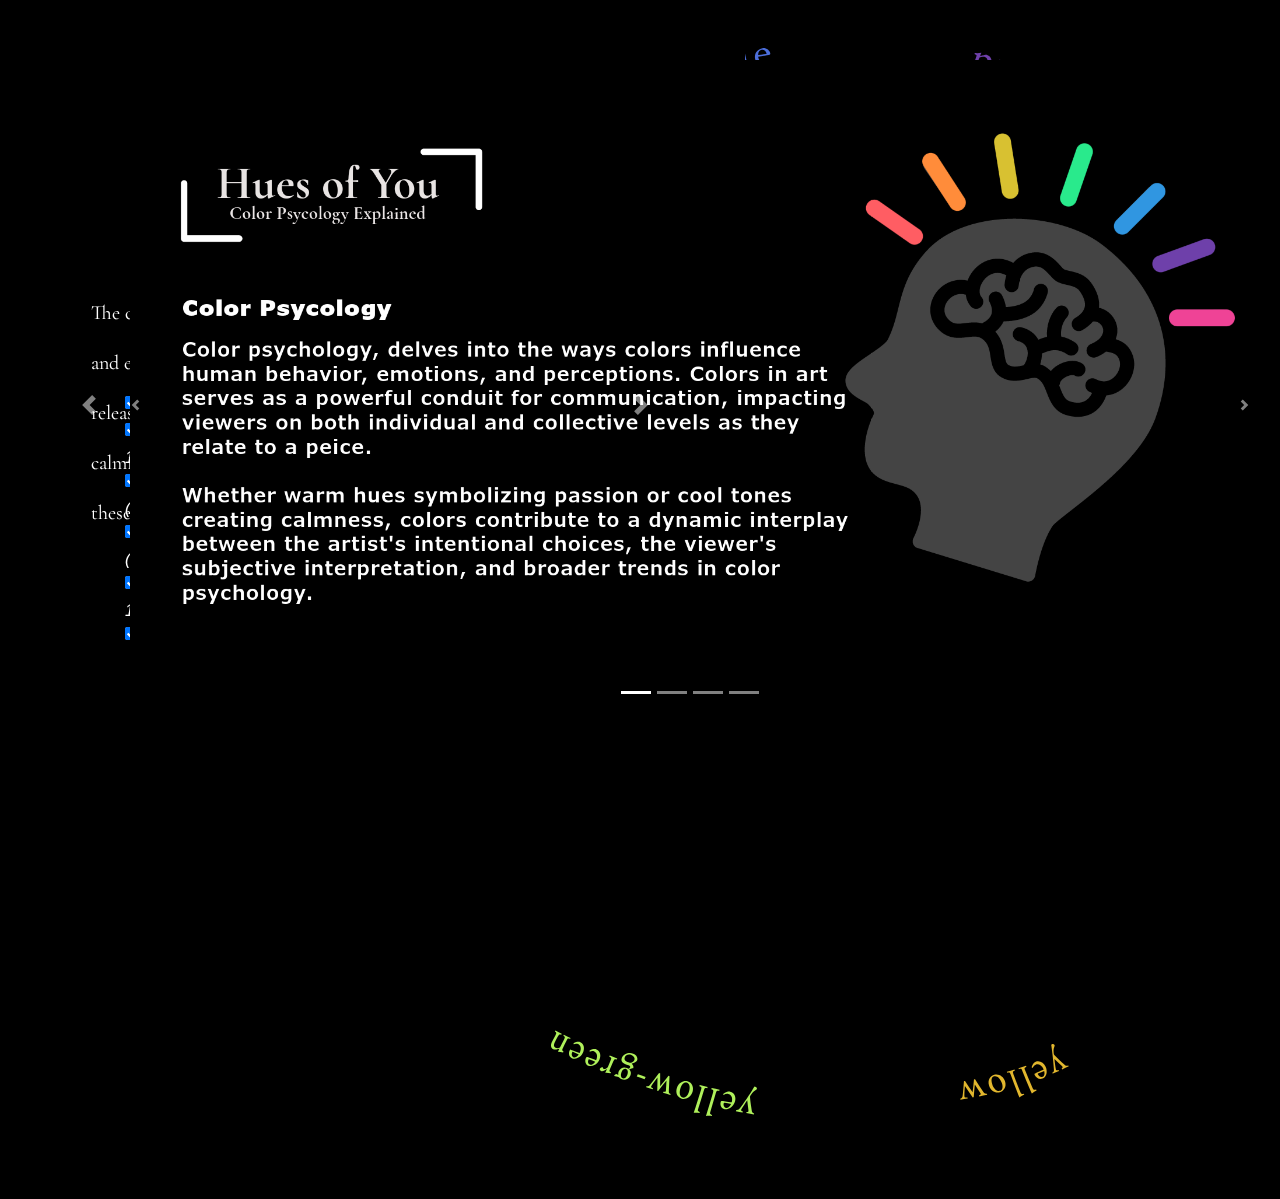
<file: PsycologyofColor/index.html>
<!DOCTYPE html>
<html lang="en">



<head>
    <meta charset="UTF-8" />
    <title>Hues of You</title>
    <meta charset="UTF-8">
    <meta name="viewport" content="width=device-width, initial-scale=1.0">
    <meta http-equiv="X-UA-Compatible" content="ie=edge">
    <script src="https://d3js.org/d3.v5.min.js"></script>
    <script src="https://code.jquery.com/jquery-3.6.4.min.js"></script>
    <link href="https://cdn.jsdelivr.net/npm/bootstrap@5.0.0/dist/css/bootstrap.min.css" rel="stylesheet">
    <link href="https://fonts.googleapis.com/css?family=Cormorant+Garamond:900&display=swap" rel="stylesheet" />
    <link rel="stylesheet" href="https://cdnjs.cloudflare.com/ajax/libs/font-awesome/6.0.0/css/all.min.css"
        crossorigin="anonymous">

    <!-- Include Bootstrap CSS -->
    <link rel="stylesheet" href="https://stackpath.bootstrapcdn.com/bootstrap/4.3.1/css/bootstrap.min.css"
        integrity="sha384-ggOyR0iXCbMQv3Xipma34MD+dH/1fQ784/j6cY/iJTQUOhcWr7x9JvoRxT2MZw1T" crossorigin="anonymous">

    <!-- Include Bootstrap JS and jQuery -->
    <script src="https://code.jquery.com/jquery-3.3.1.slim.min.js"
        integrity="sha384-q8i/X+965DzO0rT7abK41JStQIAqVgRVzpbzo5smXKp4YfRvH+8abtTE1Pi6jizo"
        crossorigin="anonymous"></script>
    <script src="https://cdnjs.cloudflare.com/ajax/libs/popper.js/1.14.7/umd/popper.min.js"
        integrity="sha384-UO2eT0CpHqdSJQ6hJty5KVphtPhzWj9WO1clHTMGa3JDZwrnQq4sF86dIHNDz0W1"
        crossorigin="anonymous"></script>
    <script src="https://stackpath.bootstrapcdn.com/bootstrap/4.3.1/js/bootstrap.min.js"
        integrity="sha384-JjSmVgyd0p3pXB1rRibZUAYoIIy6OrQ6VrjIEaFf/nJGzIxFDsf4x0xIM+B07jRM"
        crossorigin="anonymous"></script>

    <link rel="stylesheet" href="style.css">
</head>

</head>

<body>
    <div id="page1" class="page">
        <div id="graph" class="graph-container"></div>
        <div id="intro">
            <div class="image-container">
                <img src="title.svg" alt="Your Title" />
            </div>
        </div>
        <div id="labels-container">
            <svg id="labels-svg" width="1230" height="1230">
                <image href="LABELS.svg" width="100%" height="100%" />
            </svg>
        </div>
        <div id="carousel-container" class="carousel slide">
            <div class="carousel-inner">
                <div class="carousel-item active" id="slice-1" data-bs-slide-to="0">
                    <h2
                        style="color:rgb(146, 58, 200); font-size: 30px; text-align: center; font-family: Cormorant Garamond, serif;">
                        Tired
                    </h2>
                    <p
                        style="color:white; font-size: 20px; text-align: left; line-height: 2.5; font-family: Cormorant Garamond, serif;">
                        The color purple is often
                        associated with feelings of tiredness relaxation, and even mourning. The hue's long wavelength
                        light
                        can trigger the release
                        of melatonin, a sleep hormone, inducing tiredness. Purple's calming and relaxing properties
                        promote rest and rejuvenation. How do these arttworks make you feel?</p>
                </div>
                <div id="slice-2" class="carousel-item" data-bs-slide-to="1">
                    <h2
                        style="color:rgb(223, 108, 208); font-size: 30px; text-align: center; font-family: Cormorant Garamond, serif;">
                        Loved
                    </h2>
                    <p
                        style="color:white; font-size: 20px; text-align: left; line-height: 2.5; font-family: Cormorant Garamond, serif;">
                        The combination of purple
                        and red,
                        particularly in darker tones, is associated with feelings of love
                        Explore how the use of purple/red tones in art contributes to your emotional response
                        and associations with love.
                    </p>
                </div>

                <div id="slice-3" class="carousel-item" data-bs-slide-to="2">
                    <h2
                        style="color:rgb(242, 71, 71); font-size: 30px; text-align: center; font-family: Cormorant Garamond, serif;">
                        Angry</h2>
                    <p
                        style="color:white; font-size: 20px; text-align: left; line-height: 2.5; font-family: Cormorant Garamond, serif;">
                        Red is a color that
                        commands attention and is
                        often linked to strong emotions. The
                        physiological effects of red, such as increased heart rate and elevated blood pressure,
                        contribute
                        to
                        its association with anger. How might artworks predominantly featuring the color red evoke or
                        amplify
                        feelings of anger for you?</p>
                </div>

                <div id="slice-4" class="carousel-item" data-bs-slide-to="3">
                    <h2
                        style="color:rgb(237, 109, 23); font-size: 30px; text-align: center; font-family: Cormorant Garamond, serif;">
                        Energetic
                    </h2>
                    <p
                        style="color:white; font-size: 20px; text-align: left; line-height: 2.5; font-family: Cormorant Garamond, serif;">
                        The combination of red and
                        yellow creates a visually stimulating and high-energy palette, conveying
                        liveliness and enthusiasm. Are
                        there
                        particular subject matters or styles that enhance the sense of dynamism for you?</p>
                </div>

                <div id="slice-5" class="carousel-item" data-bs-slide-to="4">
                    <h2
                        style="color:rgb(255, 227, 85); font-size: 30px; text-align: center; font-family: Cormorant Garamond, serif;">
                        Happy</h2>
                    <p
                        style="color:white; font-size: 20px; text-align: left; line-height: 2.5; font-family: Cormorant Garamond, serif;">
                        Yellow is the color of
                        sunshine, conveying
                        warmth and cheerfulness,
                        generating a sense of happiness and positivity. How does viewing art with a predominant yellow
                        hue
                        impact your mood and evoke feelings of happiness? </p>
                </div>

                <div id="slice-6" class="carousel-item" data-bs-slide-to="5">
                    <h2
                        style="color:rgb(198, 220, 31); font-size: 30px; text-align: center; font-family: Cormorant Garamond, serif;">
                        Disgusted</h2>
                    <p
                        style="color:white; font-size: 20px; text-align: left; line-height: 2.5; font-family: Cormorant Garamond, serif;">
                        The association of
                        yellow/green with feelings
                        of disgust might stem from cultural or personal
                        experiences. Certain shades of yellow and green, when combined, can evoke an uneasy or
                        unpleasant
                        feeling. Are there specific visual elements that
                        contribute to or alleviate this emotional response?</p>
                </div>

                <div id="slice-7" class="carousel-item" data-bs-slide-to="6">
                    <h2
                        style="color:rgb(24, 147, 48); font-size: 30px; text-align: center; font-family: Cormorant Garamond, serif;">
                        Comfortable</h2>
                    <p
                        style="color:white; font-size: 20px; text-align: left; line-height: 2.5; font-family: Cormorant Garamond, serif;">
                        Green, being prevalent in
                        nature, is often
                        associated with feelings of comfort and tranquility. How
                        does
                        the color green in art contribute to your sense of comfort and well-being? Are there specific
                        artistic
                        techniques that enhance or alter this emotional connection?</p>
                </div>

                <div id="slice-8" class="carousel-item" data-bs-slide-to="7">
                    <h2
                        style="color:rgb(41, 202, 143); font-size: 30px; text-align: center; font-family: Cormorant Garamond, serif;">
                        Excited</h2>
                    <p
                        style="color:white; font-size: 20px; text-align: left; line-height: 2.5; font-family: Cormorant Garamond, serif;">
                        The pairing of green and
                        blue evokes a sense
                        of excitement and vibrancy.Are there specific visual motifs
                        or
                        compositions that enhance this emotional response?</p>
                </div>

                <div id="slice-8" class="carousel-item" data-bs-slide-to="7">
                    <h2
                        style="color:rgb(74, 193, 219); font-size: 30px; text-align: center; font-family: Cormorant Garamond, serif;">
                        Calm</h2>
                    <p
                        style="color:white; font-size: 20px; text-align: left; line-height: 2.5; font-family: Cormorant Garamond, serif;">
                        Blue is renowned for its
                        calming effects on the mind and body. How does viewing art predominantly in shades of blue
                        impact
                        your sense of calm and potentially introduce elements of melancholy?</p>
                </div>

                <div id=" slice-10" class="carousel-item" data-bs-slide-to="9">
                    <h2
                        style="color:rgb(101, 31, 214); font-size: 30px; text-align: center; font-family: Cormorant Garamond, serif;">
                        Depressed</h2>
                    <p
                        style="color:white; font-size: 20px; text-align: left; line-height: 2.5; font-family: Cormorant Garamond, serif;">
                        The combination of blue and
                        purple,
                        especially in darker tones, can evoke feelings of sadness and
                        depression. When confronted with art featuring blue/purple tones, do you sense feelings of
                        sadness
                        or
                        depression, and how do these emotional responses manifest?</p>
                </div>

            </div>

            <button class=" carousel-control-prev" type="button" data-bs-target="#carousel-container"
                data-bs-slide="prev">
                <span class="carousel-control-prev-icon" aria-hidden="true"></span>
                <span class="visually-hidden">Previous</span>
            </button>
            <button class="carousel-control-next" type="button" data-bs-target="#carousel-container"
                data-bs-slide="next">
                <span class="carousel-control-next-icon" aria-hidden="true"></span>
                <span class="visually-hidden">Next</span>
            </button>
        </div>

        <script src="https://code.jquery.com/jquery-3.6.4.min.js"></script>
        <script src="https://cdn.jsdelivr.net/npm/bootstrap@5.0.0/dist/js/bootstrap.bundle.min.js"></script>
        <script src="logic.js"></script>


        <div id="allBoxes">
            <input type="checkbox" class="checkbox" value="Ancient Art" checked /><label>Ancient
                <i>(500-1200)</i></label>
            <br />
            <input type="checkbox" class="checkbox" value="Medieval-Gothic" checked /><label>Medieval Gothic
                <i>(1200-1430)</i></label>
            <br />
            <input type="checkbox" class="checkbox" value="Italian-Renaissance" checked /><label>Italian Renaissance
                <i>(1430-1510)</i></label>
            <br />
            <input type="checkbox" class="checkbox" value="Northern-Renaissance" checked /><label>North Renaissance
                <i>(1510-1550)</i></label>
            <br />
            <input type="checkbox" class="checkbox" value="Mannerism" checked /><label>Mannerism
                <i>(1550-1600)</i></label>
            <br />
            <input type="checkbox" class="checkbox" value="Baroque" checked /><label>Baroque <i>(1600-1705)</i></label>
            <br />
            <input type="checkbox" class="checkbox" value="Rococo" checked /><label>Rococo <i>(1705-1750)</i></label>
            <br />
            <input type="checkbox" class="checkbox" value="Neoclassicism" checked /><label>Neoclassicism
                <i>(1750-1805)</i></label>
            <br />
            <input type="checkbox" class="checkbox" value="Romanticism" checked /><label>Romanticism
                <i>(1805-1850)</i></label>
            <br />
            <input type="checkbox" class="checkbox" value="Realism" checked /><label>Realism <i>(1850-1899)</i></label>
            <br />
            <input type="checkbox" class="checkbox" value="Modernism" checked /><label>Modern
                <i>(1899-1960)</i></label>
            <br />
            <input type="checkbox" class="checkbox" value="Contemporary" checked /><label>Contemporary
                <i>(1960-2023)</i></label>
        </div>
        <!-- <div id="total">
            <p></span> Painting Count: <span id="count"></span>
        </div> -->
        <div id="info-tooltip-container">
            <div id="info-tooltip-content">
            </div>
        </div>

    </div>
    <div id="page2" class="page">
        <!-- Content for page 2 -->
        <div id="carouselExampleIndicators" class="carousel slide" data-ride="carousel">
            <ol class="carousel-indicators">
                <li data-target="#carouselExampleIndicators" data-slide-to="0" class="active"></li>
                <li data-target="#carouselExampleIndicators" data-slide-to="1"></li>
                <li data-target="#carouselExampleIndicators" data-slide-to="2"></li>
                <li data-target="#carouselExampleIndicators" data-slide-to="3"></li>
            </ol>
            <div class="carousel-inner">
                <div class="carousel-item active">
                    <img class="d-block w-100" src="home.png" alt="Home slide">
                </div>
                <div class="carousel-item">
                    <img class="d-block w-100" src="slide1.png" alt="First slide">
                </div>
                <div class="carousel-item">
                    <img class="d-block w-100" src="slide2.png" alt="Second slide">
                </div>
                <div class="carousel-item">
                    <img class="d-block w-100" src="slide3.png" alt="Third slide">
                </div>
            </div>
            <a class="carousel-control-prev" href="#carouselExampleIndicators" role="button" data-slide="prev">
                <span class="carousel-control-prev-icon" aria-hidden="true"></span>
                <span class="sr-only">Previous</span>
            </a>
            <a class="carousel-control-next" href="#carouselExampleIndicators" role="button" data-slide="next">
                <span class="carousel-control-next-icon" aria-hidden="true"></span>
                <span class="sr-only">Next</span>
            </a>
        </div>
    </div>

</body>



</html>
</file>
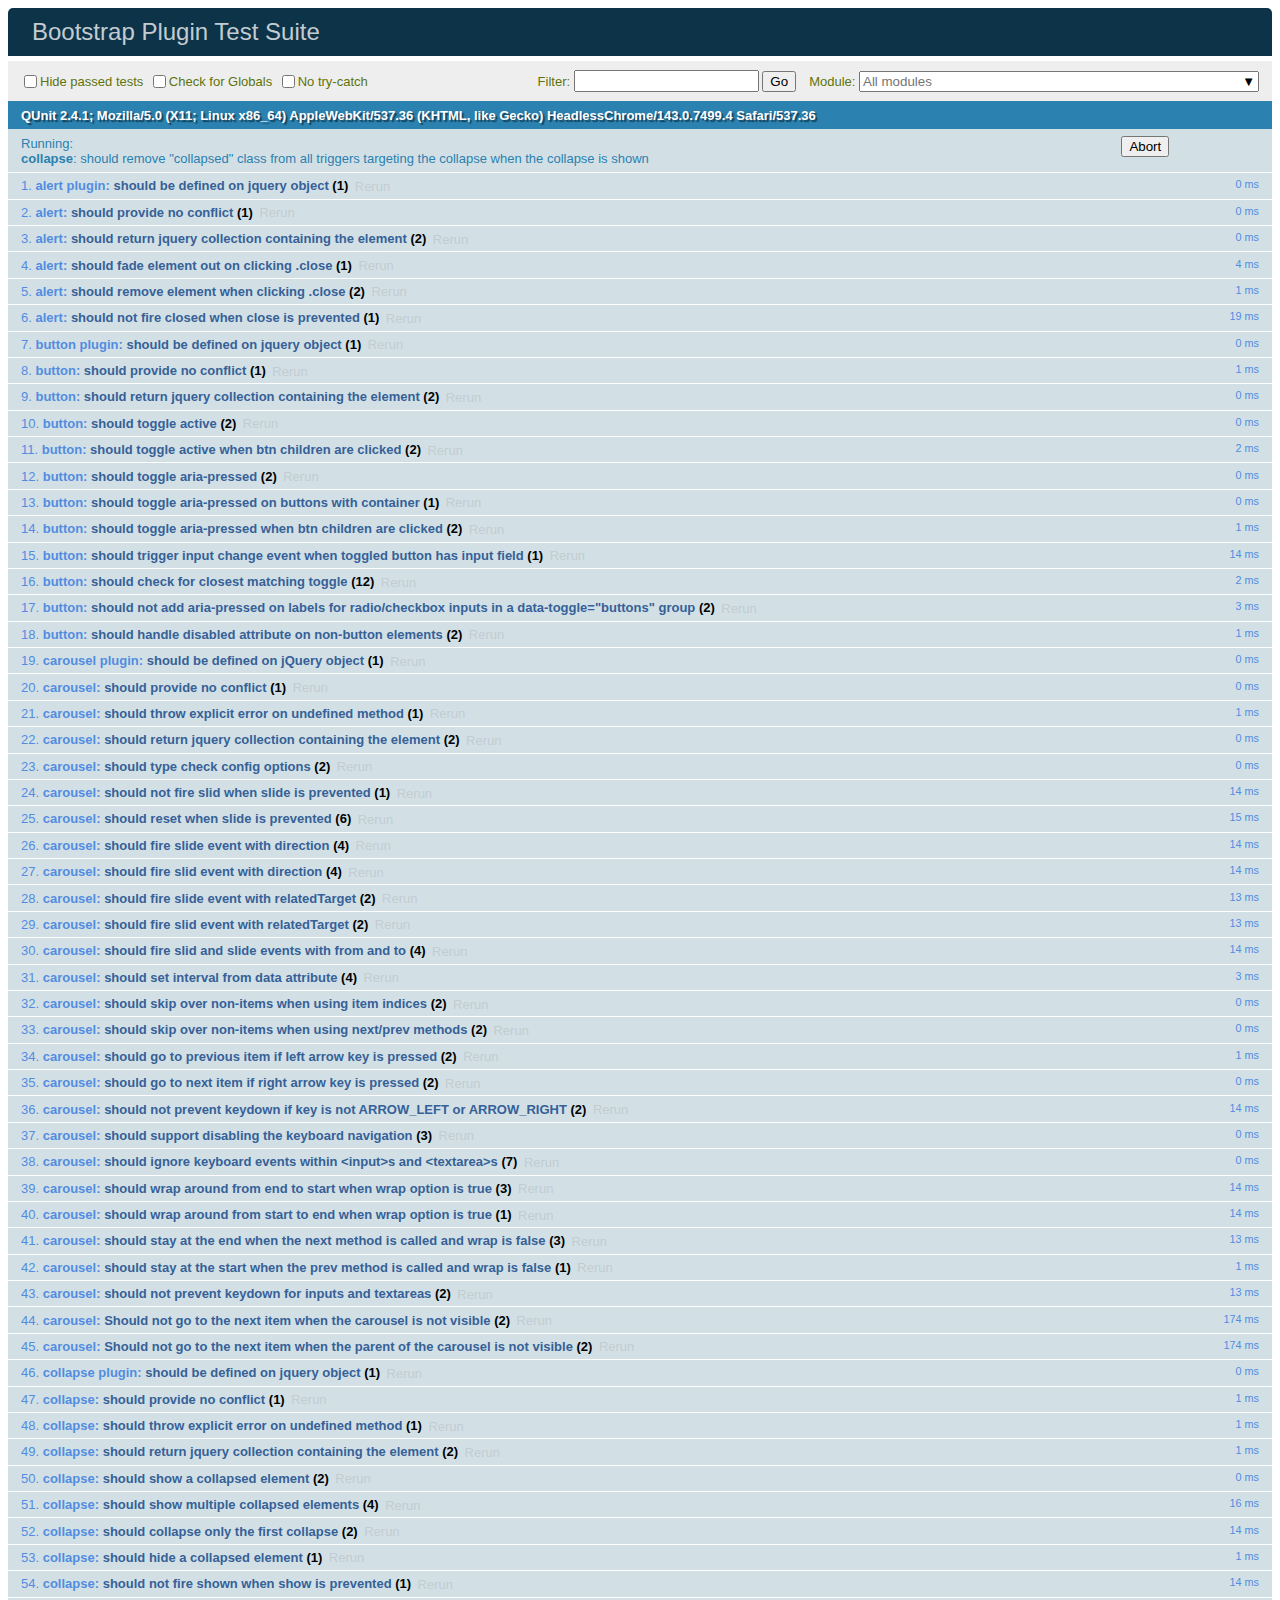
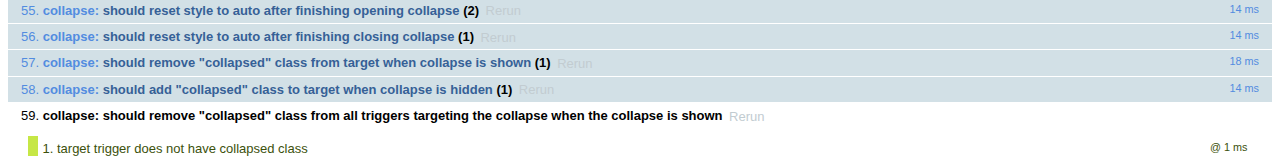
<file: PsycologyofColor/bootstrap-4.0.0/js/tests/index.html>
<!doctype html>
<html lang="en">
  <head>
    <meta charset="utf-8">
    <meta name="viewport" content="width=device-width, initial-scale=1, shrink-to-fit=no">
    <title>Bootstrap Plugin Test Suite</title>

    <!-- jQuery -->
    <script>
      (function () {
        var path = '../../assets/js/vendor/jquery-slim.min.js'
        // get jquery param from the query string.
        var jQueryVersion = location.search.match(/[?&]jquery=(.*?)(?=&|$)/)

        // If a version was specified, use that version from our vendor folder
        if (jQueryVersion) {
          path = 'vendor/jquery-' + jQueryVersion[1] + '.min.js'
        }
        document.write('<script src="' + path + '"><\/script>')
      }())
    </script>
    <script src="../../assets/js/vendor/popper.min.js"></script>

    <!-- QUnit -->
    <link rel="stylesheet" href="vendor/qunit.css" media="screen">
    <script src="vendor/qunit.js"></script>

    <script>
      // Disable jQuery event aliases to ensure we don't accidentally use any of them
      [
        'blur',
        'focus',
        'focusin',
        'focusout',
        'resize',
        'scroll',
        'click',
        'dblclick',
        'mousedown',
        'mouseup',
        'mousemove',
        'mouseover',
        'mouseout',
        'mouseenter',
        'mouseleave',
        'change',
        'select',
        'submit',
        'keydown',
        'keypress',
        'keyup',
        'contextmenu'
      ].forEach(function(eventAlias) {
        $.fn[eventAlias] = function() {
          throw new Error('Using the ".' + eventAlias + '()" method is not allowed, so that Bootstrap can be compatible with custom jQuery builds which exclude the "event aliases" module that defines said method. See https://github.com/twbs/bootstrap/blob/master/CONTRIBUTING.md#js')
        }
      })

      // Require assert.expect in each test
      QUnit.config.requireExpects = true

      // See https://github.com/axemclion/grunt-saucelabs#test-result-details-with-qunit
      var log = []
      var testName

      QUnit.done(function(testResults) {
        var tests = []
        for (var i = 0; i < log.length; i++) {
          var details = log[i]
          tests.push({
            name: details.name,
            result: details.result,
            expected: details.expected,
            actual: details.actual,
            source: details.source
          })
        }
        testResults.tests = tests

        window.global_test_results = testResults
      })

      QUnit.testStart(function(testDetails) {
        QUnit.log(function(details) {
          if (!details.result) {
            details.name = testDetails.name
            log.push(details)
          }
        })
      })

      // Display fixture on-screen on iOS to avoid false positives
      // See https://github.com/twbs/bootstrap/pull/15955
      if (/iPhone|iPad|iPod/.test(navigator.userAgent)) {
        QUnit.begin(function() {
          $('#qunit-fixture').css({ top: 0, left: 0 })
        })

        QUnit.done(function() {
          $('#qunit-fixture').css({ top: '', left: '' })
        })
      }
    </script>

    <!-- Transpiled Plugins -->
    <script src="../dist/util.js"></script>
    <script src="../dist/alert.js"></script>
    <script src="../dist/button.js"></script>
    <script src="../dist/carousel.js"></script>
    <script src="../dist/collapse.js"></script>
    <script src="../dist/dropdown.js"></script>
    <script src="../dist/modal.js"></script>
    <script src="../dist/scrollspy.js"></script>
    <script src="../dist/tab.js"></script>
    <script src="../dist/tooltip.js"></script>
    <script src="../dist/popover.js"></script>

    <!-- Unit Tests -->
    <script src="unit/alert.js"></script>
    <script src="unit/button.js"></script>
    <script src="unit/carousel.js"></script>
    <script src="unit/collapse.js"></script>
    <script src="unit/dropdown.js"></script>
    <script src="unit/modal.js"></script>
    <script src="unit/scrollspy.js"></script>
    <script src="unit/tab.js"></script>
    <script src="unit/tooltip.js"></script>
    <script src="unit/popover.js"></script>
    <script src="unit/util.js"></script>
  </head>
  <body>
    <div id="qunit-container">
      <div id="qunit"></div>
      <div id="qunit-fixture"></div>
    </div>
  </body>
</html>
</file>
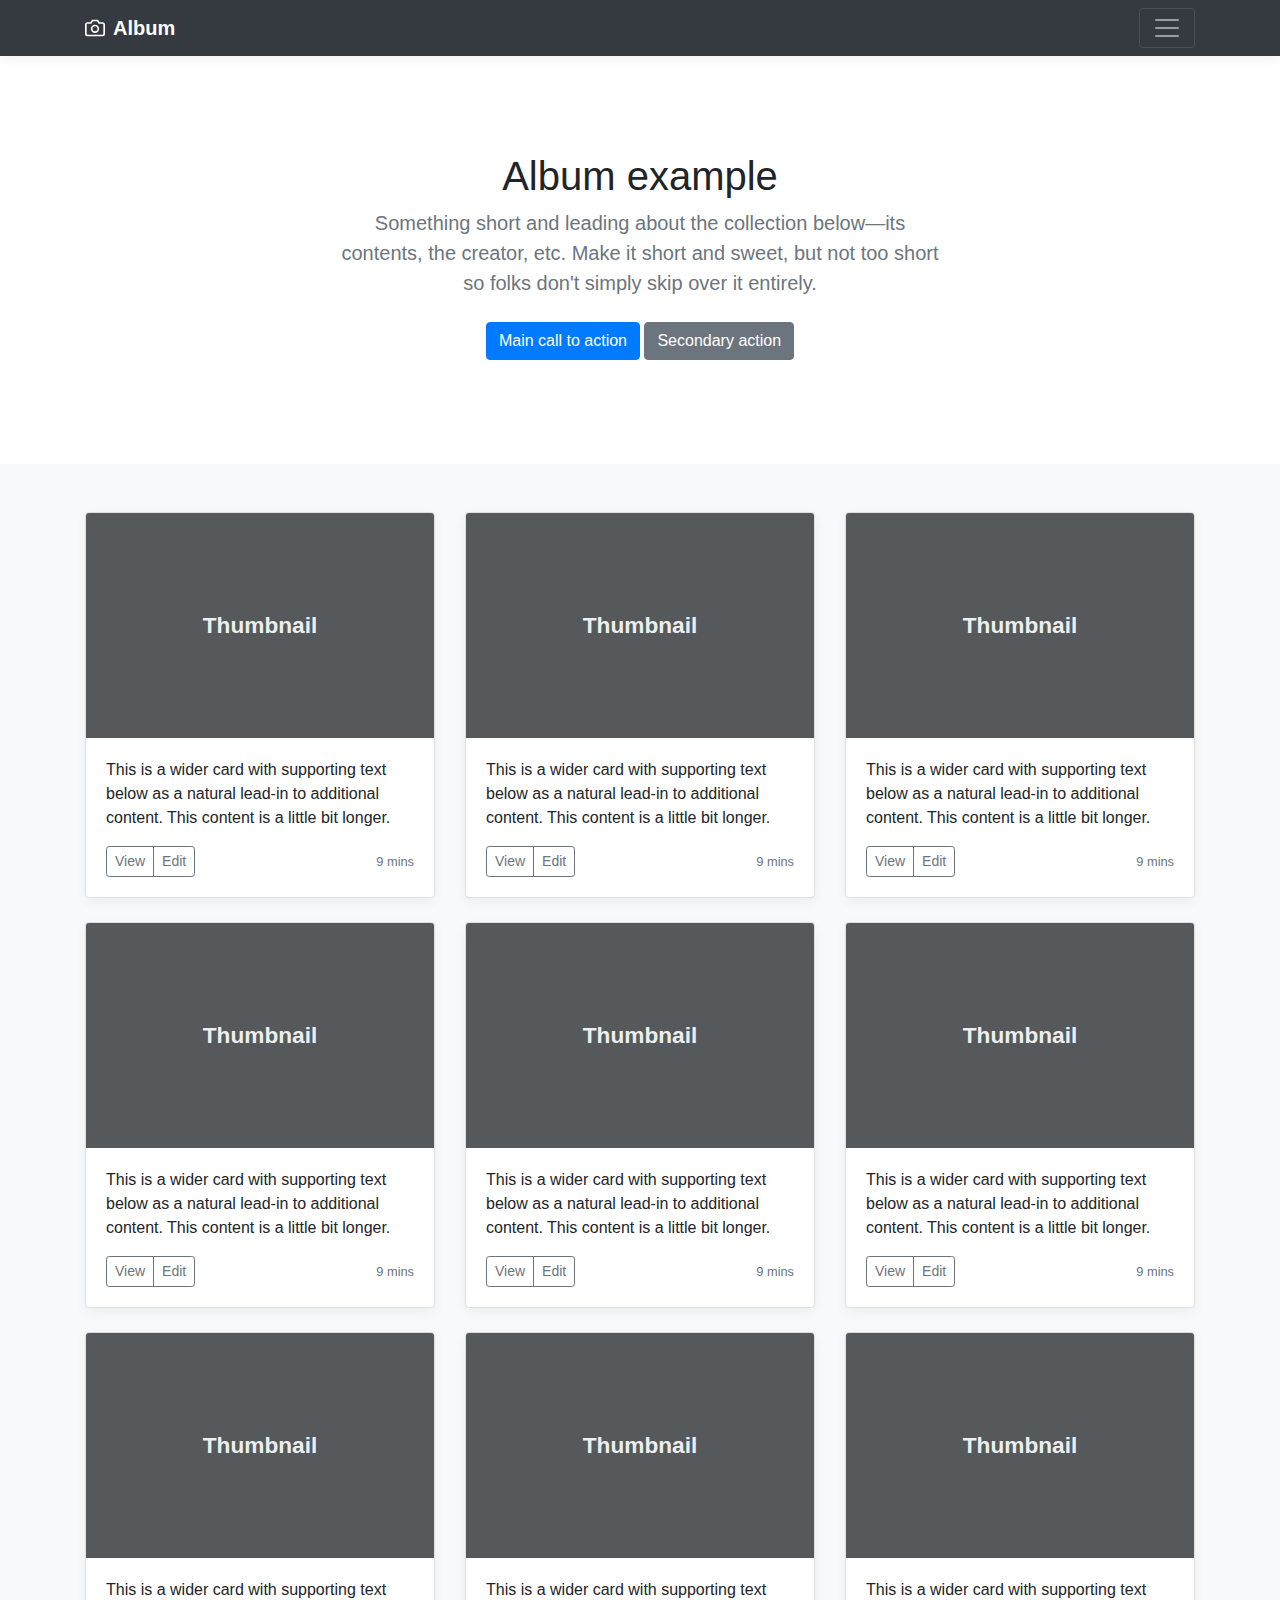
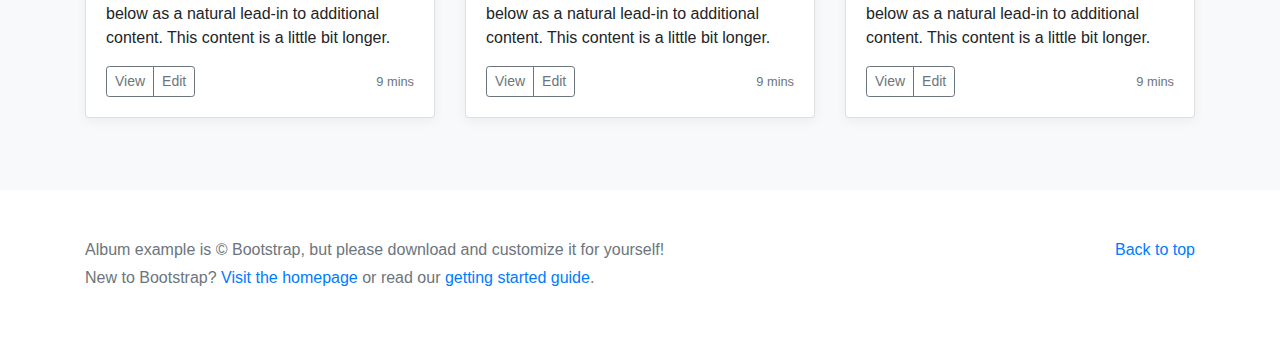
<file: PsycologyofColor/bootstrap-4.0.0/docs/4.0/examples/album/index.html>
<!doctype html>
<html lang="en">
  <head>
    <meta charset="utf-8">
    <meta name="viewport" content="width=device-width, initial-scale=1, shrink-to-fit=no">
    <meta name="description" content="">
    <meta name="author" content="">
    <link rel="icon" href="../../../../favicon.ico">

    <title>Album example for Bootstrap</title>

    <!-- Bootstrap core CSS -->
    <link href="../../../../dist/css/bootstrap.min.css" rel="stylesheet">

    <!-- Custom styles for this template -->
    <link href="album.css" rel="stylesheet">
  </head>

  <body>

    <header>
      <div class="collapse bg-dark" id="navbarHeader">
        <div class="container">
          <div class="row">
            <div class="col-sm-8 col-md-7 py-4">
              <h4 class="text-white">About</h4>
              <p class="text-muted">Add some information about the album below, the author, or any other background context. Make it a few sentences long so folks can pick up some informative tidbits. Then, link them off to some social networking sites or contact information.</p>
            </div>
            <div class="col-sm-4 offset-md-1 py-4">
              <h4 class="text-white">Contact</h4>
              <ul class="list-unstyled">
                <li><a href="#" class="text-white">Follow on Twitter</a></li>
                <li><a href="#" class="text-white">Like on Facebook</a></li>
                <li><a href="#" class="text-white">Email me</a></li>
              </ul>
            </div>
          </div>
        </div>
      </div>
      <div class="navbar navbar-dark bg-dark box-shadow">
        <div class="container d-flex justify-content-between">
          <a href="#" class="navbar-brand d-flex align-items-center">
            <svg xmlns="http://www.w3.org/2000/svg" width="20" height="20" viewBox="0 0 24 24" fill="none" stroke="currentColor" stroke-width="2" stroke-linecap="round" stroke-linejoin="round" class="mr-2"><path d="M23 19a2 2 0 0 1-2 2H3a2 2 0 0 1-2-2V8a2 2 0 0 1 2-2h4l2-3h6l2 3h4a2 2 0 0 1 2 2z"></path><circle cx="12" cy="13" r="4"></circle></svg>
            <strong>Album</strong>
          </a>
          <button class="navbar-toggler" type="button" data-toggle="collapse" data-target="#navbarHeader" aria-controls="navbarHeader" aria-expanded="false" aria-label="Toggle navigation">
            <span class="navbar-toggler-icon"></span>
          </button>
        </div>
      </div>
    </header>

    <main role="main">

      <section class="jumbotron text-center">
        <div class="container">
          <h1 class="jumbotron-heading">Album example</h1>
          <p class="lead text-muted">Something short and leading about the collection below—its contents, the creator, etc. Make it short and sweet, but not too short so folks don't simply skip over it entirely.</p>
          <p>
            <a href="#" class="btn btn-primary my-2">Main call to action</a>
            <a href="#" class="btn btn-secondary my-2">Secondary action</a>
          </p>
        </div>
      </section>

      <div class="album py-5 bg-light">
        <div class="container">

          <div class="row">
            <div class="col-md-4">
              <div class="card mb-4 box-shadow">
                <img class="card-img-top" data-src="holder.js/100px225?theme=thumb&bg=55595c&fg=eceeef&text=Thumbnail" alt="Card image cap">
                <div class="card-body">
                  <p class="card-text">This is a wider card with supporting text below as a natural lead-in to additional content. This content is a little bit longer.</p>
                  <div class="d-flex justify-content-between align-items-center">
                    <div class="btn-group">
                      <button type="button" class="btn btn-sm btn-outline-secondary">View</button>
                      <button type="button" class="btn btn-sm btn-outline-secondary">Edit</button>
                    </div>
                    <small class="text-muted">9 mins</small>
                  </div>
                </div>
              </div>
            </div>
            <div class="col-md-4">
              <div class="card mb-4 box-shadow">
                <img class="card-img-top" data-src="holder.js/100px225?theme=thumb&bg=55595c&fg=eceeef&text=Thumbnail" alt="Card image cap">
                <div class="card-body">
                  <p class="card-text">This is a wider card with supporting text below as a natural lead-in to additional content. This content is a little bit longer.</p>
                  <div class="d-flex justify-content-between align-items-center">
                    <div class="btn-group">
                      <button type="button" class="btn btn-sm btn-outline-secondary">View</button>
                      <button type="button" class="btn btn-sm btn-outline-secondary">Edit</button>
                    </div>
                    <small class="text-muted">9 mins</small>
                  </div>
                </div>
              </div>
            </div>
            <div class="col-md-4">
              <div class="card mb-4 box-shadow">
                <img class="card-img-top" data-src="holder.js/100px225?theme=thumb&bg=55595c&fg=eceeef&text=Thumbnail" alt="Card image cap">
                <div class="card-body">
                  <p class="card-text">This is a wider card with supporting text below as a natural lead-in to additional content. This content is a little bit longer.</p>
                  <div class="d-flex justify-content-between align-items-center">
                    <div class="btn-group">
                      <button type="button" class="btn btn-sm btn-outline-secondary">View</button>
                      <button type="button" class="btn btn-sm btn-outline-secondary">Edit</button>
                    </div>
                    <small class="text-muted">9 mins</small>
                  </div>
                </div>
              </div>
            </div>

            <div class="col-md-4">
              <div class="card mb-4 box-shadow">
                <img class="card-img-top" data-src="holder.js/100px225?theme=thumb&bg=55595c&fg=eceeef&text=Thumbnail" alt="Card image cap">
                <div class="card-body">
                  <p class="card-text">This is a wider card with supporting text below as a natural lead-in to additional content. This content is a little bit longer.</p>
                  <div class="d-flex justify-content-between align-items-center">
                    <div class="btn-group">
                      <button type="button" class="btn btn-sm btn-outline-secondary">View</button>
                      <button type="button" class="btn btn-sm btn-outline-secondary">Edit</button>
                    </div>
                    <small class="text-muted">9 mins</small>
                  </div>
                </div>
              </div>
            </div>
            <div class="col-md-4">
              <div class="card mb-4 box-shadow">
                <img class="card-img-top" data-src="holder.js/100px225?theme=thumb&bg=55595c&fg=eceeef&text=Thumbnail" alt="Card image cap">
                <div class="card-body">
                  <p class="card-text">This is a wider card with supporting text below as a natural lead-in to additional content. This content is a little bit longer.</p>
                  <div class="d-flex justify-content-between align-items-center">
                    <div class="btn-group">
                      <button type="button" class="btn btn-sm btn-outline-secondary">View</button>
                      <button type="button" class="btn btn-sm btn-outline-secondary">Edit</button>
                    </div>
                    <small class="text-muted">9 mins</small>
                  </div>
                </div>
              </div>
            </div>
            <div class="col-md-4">
              <div class="card mb-4 box-shadow">
                <img class="card-img-top" data-src="holder.js/100px225?theme=thumb&bg=55595c&fg=eceeef&text=Thumbnail" alt="Card image cap">
                <div class="card-body">
                  <p class="card-text">This is a wider card with supporting text below as a natural lead-in to additional content. This content is a little bit longer.</p>
                  <div class="d-flex justify-content-between align-items-center">
                    <div class="btn-group">
                      <button type="button" class="btn btn-sm btn-outline-secondary">View</button>
                      <button type="button" class="btn btn-sm btn-outline-secondary">Edit</button>
                    </div>
                    <small class="text-muted">9 mins</small>
                  </div>
                </div>
              </div>
            </div>

            <div class="col-md-4">
              <div class="card mb-4 box-shadow">
                <img class="card-img-top" data-src="holder.js/100px225?theme=thumb&bg=55595c&fg=eceeef&text=Thumbnail" alt="Card image cap">
                <div class="card-body">
                  <p class="card-text">This is a wider card with supporting text below as a natural lead-in to additional content. This content is a little bit longer.</p>
                  <div class="d-flex justify-content-between align-items-center">
                    <div class="btn-group">
                      <button type="button" class="btn btn-sm btn-outline-secondary">View</button>
                      <button type="button" class="btn btn-sm btn-outline-secondary">Edit</button>
                    </div>
                    <small class="text-muted">9 mins</small>
                  </div>
                </div>
              </div>
            </div>
            <div class="col-md-4">
              <div class="card mb-4 box-shadow">
                <img class="card-img-top" data-src="holder.js/100px225?theme=thumb&bg=55595c&fg=eceeef&text=Thumbnail" alt="Card image cap">
                <div class="card-body">
                  <p class="card-text">This is a wider card with supporting text below as a natural lead-in to additional content. This content is a little bit longer.</p>
                  <div class="d-flex justify-content-between align-items-center">
                    <div class="btn-group">
                      <button type="button" class="btn btn-sm btn-outline-secondary">View</button>
                      <button type="button" class="btn btn-sm btn-outline-secondary">Edit</button>
                    </div>
                    <small class="text-muted">9 mins</small>
                  </div>
                </div>
              </div>
            </div>
            <div class="col-md-4">
              <div class="card mb-4 box-shadow">
                <img class="card-img-top" data-src="holder.js/100px225?theme=thumb&bg=55595c&fg=eceeef&text=Thumbnail" alt="Card image cap">
                <div class="card-body">
                  <p class="card-text">This is a wider card with supporting text below as a natural lead-in to additional content. This content is a little bit longer.</p>
                  <div class="d-flex justify-content-between align-items-center">
                    <div class="btn-group">
                      <button type="button" class="btn btn-sm btn-outline-secondary">View</button>
                      <button type="button" class="btn btn-sm btn-outline-secondary">Edit</button>
                    </div>
                    <small class="text-muted">9 mins</small>
                  </div>
                </div>
              </div>
            </div>
          </div>
        </div>
      </div>

    </main>

    <footer class="text-muted">
      <div class="container">
        <p class="float-right">
          <a href="#">Back to top</a>
        </p>
        <p>Album example is &copy; Bootstrap, but please download and customize it for yourself!</p>
        <p>New to Bootstrap? <a href="../../">Visit the homepage</a> or read our <a href="../../getting-started/">getting started guide</a>.</p>
      </div>
    </footer>

    <!-- Bootstrap core JavaScript
    ================================================== -->
    <!-- Placed at the end of the document so the pages load faster -->
    <script src="https://code.jquery.com/jquery-3.2.1.slim.min.js" integrity="sha384-KJ3o2DKtIkvYIK3UENzmM7KCkRr/rE9/Qpg6aAZGJwFDMVNA/GpGFF93hXpG5KkN" crossorigin="anonymous"></script>
    <script>window.jQuery || document.write('<script src="../../../../assets/js/vendor/jquery-slim.min.js"><\/script>')</script>
    <script src="../../../../assets/js/vendor/popper.min.js"></script>
    <script src="../../../../dist/js/bootstrap.min.js"></script>
    <script src="../../../../assets/js/vendor/holder.min.js"></script>
  </body>
</html>
</file>
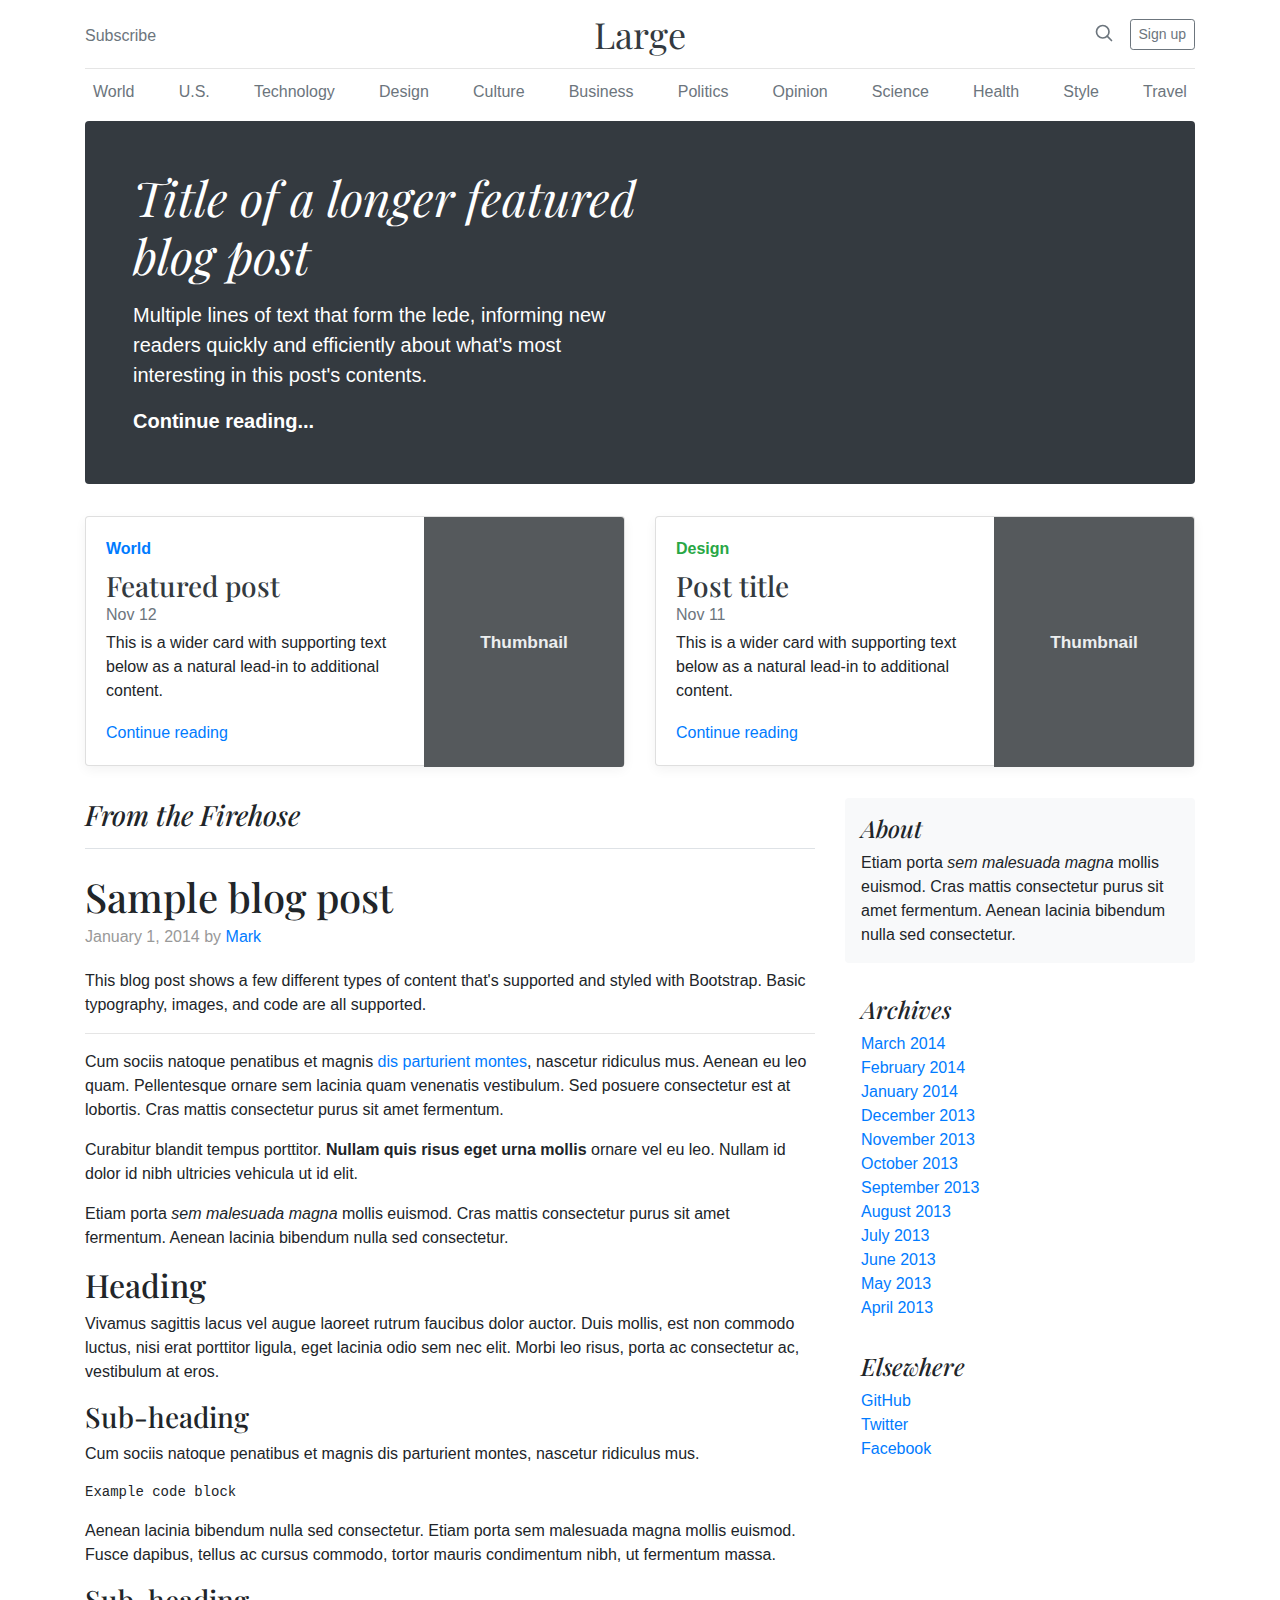
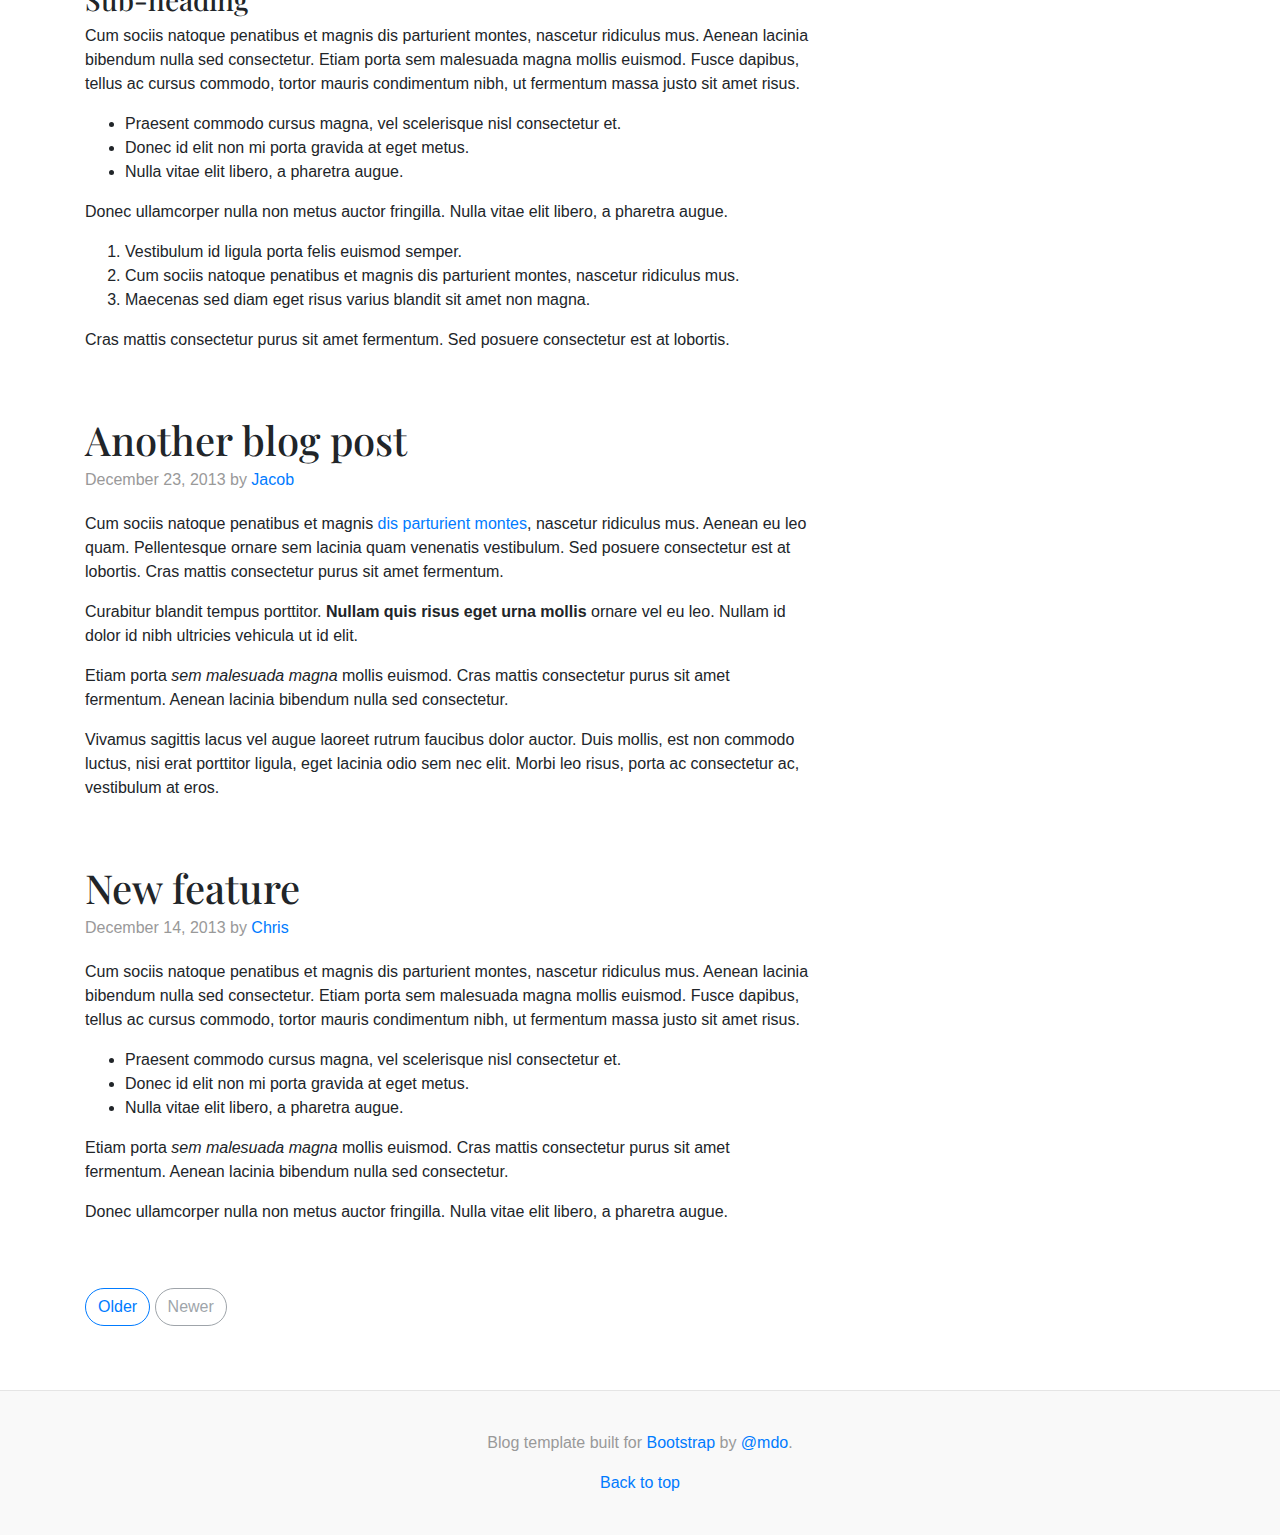
<file: PsycologyofColor/bootstrap-4.0.0/docs/4.0/examples/blog/index.html>
<!doctype html>
<html lang="en">
  <head>
    <meta charset="utf-8">
    <meta name="viewport" content="width=device-width, initial-scale=1, shrink-to-fit=no">
    <meta name="description" content="">
    <meta name="author" content="">
    <link rel="icon" href="../../../../favicon.ico">

    <title>Blog Template for Bootstrap</title>

    <!-- Bootstrap core CSS -->
    <link href="../../../../dist/css/bootstrap.min.css" rel="stylesheet">

    <!-- Custom styles for this template -->
    <link href="https://fonts.googleapis.com/css?family=Playfair+Display:700,900" rel="stylesheet">
    <link href="blog.css" rel="stylesheet">
  </head>

  <body>

    <div class="container">
      <header class="blog-header py-3">
        <div class="row flex-nowrap justify-content-between align-items-center">
          <div class="col-4 pt-1">
            <a class="text-muted" href="#">Subscribe</a>
          </div>
          <div class="col-4 text-center">
            <a class="blog-header-logo text-dark" href="#">Large</a>
          </div>
          <div class="col-4 d-flex justify-content-end align-items-center">
            <a class="text-muted" href="#">
              <svg xmlns="http://www.w3.org/2000/svg" width="20" height="20" viewBox="0 0 24 24" fill="none" stroke="currentColor" stroke-width="2" stroke-linecap="round" stroke-linejoin="round" class="mx-3"><circle cx="10.5" cy="10.5" r="7.5"></circle><line x1="21" y1="21" x2="15.8" y2="15.8"></line></svg>
            </a>
            <a class="btn btn-sm btn-outline-secondary" href="#">Sign up</a>
          </div>
        </div>
      </header>

      <div class="nav-scroller py-1 mb-2">
        <nav class="nav d-flex justify-content-between">
          <a class="p-2 text-muted" href="#">World</a>
          <a class="p-2 text-muted" href="#">U.S.</a>
          <a class="p-2 text-muted" href="#">Technology</a>
          <a class="p-2 text-muted" href="#">Design</a>
          <a class="p-2 text-muted" href="#">Culture</a>
          <a class="p-2 text-muted" href="#">Business</a>
          <a class="p-2 text-muted" href="#">Politics</a>
          <a class="p-2 text-muted" href="#">Opinion</a>
          <a class="p-2 text-muted" href="#">Science</a>
          <a class="p-2 text-muted" href="#">Health</a>
          <a class="p-2 text-muted" href="#">Style</a>
          <a class="p-2 text-muted" href="#">Travel</a>
        </nav>
      </div>

      <div class="jumbotron p-3 p-md-5 text-white rounded bg-dark">
        <div class="col-md-6 px-0">
          <h1 class="display-4 font-italic">Title of a longer featured blog post</h1>
          <p class="lead my-3">Multiple lines of text that form the lede, informing new readers quickly and efficiently about what's most interesting in this post's contents.</p>
          <p class="lead mb-0"><a href="#" class="text-white font-weight-bold">Continue reading...</a></p>
        </div>
      </div>

      <div class="row mb-2">
        <div class="col-md-6">
          <div class="card flex-md-row mb-4 box-shadow h-md-250">
            <div class="card-body d-flex flex-column align-items-start">
              <strong class="d-inline-block mb-2 text-primary">World</strong>
              <h3 class="mb-0">
                <a class="text-dark" href="#">Featured post</a>
              </h3>
              <div class="mb-1 text-muted">Nov 12</div>
              <p class="card-text mb-auto">This is a wider card with supporting text below as a natural lead-in to additional content.</p>
              <a href="#">Continue reading</a>
            </div>
            <img class="card-img-right flex-auto d-none d-md-block" data-src="holder.js/200x250?theme=thumb" alt="Card image cap">
          </div>
        </div>
        <div class="col-md-6">
          <div class="card flex-md-row mb-4 box-shadow h-md-250">
            <div class="card-body d-flex flex-column align-items-start">
              <strong class="d-inline-block mb-2 text-success">Design</strong>
              <h3 class="mb-0">
                <a class="text-dark" href="#">Post title</a>
              </h3>
              <div class="mb-1 text-muted">Nov 11</div>
              <p class="card-text mb-auto">This is a wider card with supporting text below as a natural lead-in to additional content.</p>
              <a href="#">Continue reading</a>
            </div>
            <img class="card-img-right flex-auto d-none d-md-block" data-src="holder.js/200x250?theme=thumb" alt="Card image cap">
          </div>
        </div>
      </div>
    </div>

    <main role="main" class="container">
      <div class="row">
        <div class="col-md-8 blog-main">
          <h3 class="pb-3 mb-4 font-italic border-bottom">
            From the Firehose
          </h3>

          <div class="blog-post">
            <h2 class="blog-post-title">Sample blog post</h2>
            <p class="blog-post-meta">January 1, 2014 by <a href="#">Mark</a></p>

            <p>This blog post shows a few different types of content that's supported and styled with Bootstrap. Basic typography, images, and code are all supported.</p>
            <hr>
            <p>Cum sociis natoque penatibus et magnis <a href="#">dis parturient montes</a>, nascetur ridiculus mus. Aenean eu leo quam. Pellentesque ornare sem lacinia quam venenatis vestibulum. Sed posuere consectetur est at lobortis. Cras mattis consectetur purus sit amet fermentum.</p>
            <blockquote>
              <p>Curabitur blandit tempus porttitor. <strong>Nullam quis risus eget urna mollis</strong> ornare vel eu leo. Nullam id dolor id nibh ultricies vehicula ut id elit.</p>
            </blockquote>
            <p>Etiam porta <em>sem malesuada magna</em> mollis euismod. Cras mattis consectetur purus sit amet fermentum. Aenean lacinia bibendum nulla sed consectetur.</p>
            <h2>Heading</h2>
            <p>Vivamus sagittis lacus vel augue laoreet rutrum faucibus dolor auctor. Duis mollis, est non commodo luctus, nisi erat porttitor ligula, eget lacinia odio sem nec elit. Morbi leo risus, porta ac consectetur ac, vestibulum at eros.</p>
            <h3>Sub-heading</h3>
            <p>Cum sociis natoque penatibus et magnis dis parturient montes, nascetur ridiculus mus.</p>
            <pre><code>Example code block</code></pre>
            <p>Aenean lacinia bibendum nulla sed consectetur. Etiam porta sem malesuada magna mollis euismod. Fusce dapibus, tellus ac cursus commodo, tortor mauris condimentum nibh, ut fermentum massa.</p>
            <h3>Sub-heading</h3>
            <p>Cum sociis natoque penatibus et magnis dis parturient montes, nascetur ridiculus mus. Aenean lacinia bibendum nulla sed consectetur. Etiam porta sem malesuada magna mollis euismod. Fusce dapibus, tellus ac cursus commodo, tortor mauris condimentum nibh, ut fermentum massa justo sit amet risus.</p>
            <ul>
              <li>Praesent commodo cursus magna, vel scelerisque nisl consectetur et.</li>
              <li>Donec id elit non mi porta gravida at eget metus.</li>
              <li>Nulla vitae elit libero, a pharetra augue.</li>
            </ul>
            <p>Donec ullamcorper nulla non metus auctor fringilla. Nulla vitae elit libero, a pharetra augue.</p>
            <ol>
              <li>Vestibulum id ligula porta felis euismod semper.</li>
              <li>Cum sociis natoque penatibus et magnis dis parturient montes, nascetur ridiculus mus.</li>
              <li>Maecenas sed diam eget risus varius blandit sit amet non magna.</li>
            </ol>
            <p>Cras mattis consectetur purus sit amet fermentum. Sed posuere consectetur est at lobortis.</p>
          </div><!-- /.blog-post -->

          <div class="blog-post">
            <h2 class="blog-post-title">Another blog post</h2>
            <p class="blog-post-meta">December 23, 2013 by <a href="#">Jacob</a></p>

            <p>Cum sociis natoque penatibus et magnis <a href="#">dis parturient montes</a>, nascetur ridiculus mus. Aenean eu leo quam. Pellentesque ornare sem lacinia quam venenatis vestibulum. Sed posuere consectetur est at lobortis. Cras mattis consectetur purus sit amet fermentum.</p>
            <blockquote>
              <p>Curabitur blandit tempus porttitor. <strong>Nullam quis risus eget urna mollis</strong> ornare vel eu leo. Nullam id dolor id nibh ultricies vehicula ut id elit.</p>
            </blockquote>
            <p>Etiam porta <em>sem malesuada magna</em> mollis euismod. Cras mattis consectetur purus sit amet fermentum. Aenean lacinia bibendum nulla sed consectetur.</p>
            <p>Vivamus sagittis lacus vel augue laoreet rutrum faucibus dolor auctor. Duis mollis, est non commodo luctus, nisi erat porttitor ligula, eget lacinia odio sem nec elit. Morbi leo risus, porta ac consectetur ac, vestibulum at eros.</p>
          </div><!-- /.blog-post -->

          <div class="blog-post">
            <h2 class="blog-post-title">New feature</h2>
            <p class="blog-post-meta">December 14, 2013 by <a href="#">Chris</a></p>

            <p>Cum sociis natoque penatibus et magnis dis parturient montes, nascetur ridiculus mus. Aenean lacinia bibendum nulla sed consectetur. Etiam porta sem malesuada magna mollis euismod. Fusce dapibus, tellus ac cursus commodo, tortor mauris condimentum nibh, ut fermentum massa justo sit amet risus.</p>
            <ul>
              <li>Praesent commodo cursus magna, vel scelerisque nisl consectetur et.</li>
              <li>Donec id elit non mi porta gravida at eget metus.</li>
              <li>Nulla vitae elit libero, a pharetra augue.</li>
            </ul>
            <p>Etiam porta <em>sem malesuada magna</em> mollis euismod. Cras mattis consectetur purus sit amet fermentum. Aenean lacinia bibendum nulla sed consectetur.</p>
            <p>Donec ullamcorper nulla non metus auctor fringilla. Nulla vitae elit libero, a pharetra augue.</p>
          </div><!-- /.blog-post -->

          <nav class="blog-pagination">
            <a class="btn btn-outline-primary" href="#">Older</a>
            <a class="btn btn-outline-secondary disabled" href="#">Newer</a>
          </nav>

        </div><!-- /.blog-main -->

        <aside class="col-md-4 blog-sidebar">
          <div class="p-3 mb-3 bg-light rounded">
            <h4 class="font-italic">About</h4>
            <p class="mb-0">Etiam porta <em>sem malesuada magna</em> mollis euismod. Cras mattis consectetur purus sit amet fermentum. Aenean lacinia bibendum nulla sed consectetur.</p>
          </div>

          <div class="p-3">
            <h4 class="font-italic">Archives</h4>
            <ol class="list-unstyled mb-0">
              <li><a href="#">March 2014</a></li>
              <li><a href="#">February 2014</a></li>
              <li><a href="#">January 2014</a></li>
              <li><a href="#">December 2013</a></li>
              <li><a href="#">November 2013</a></li>
              <li><a href="#">October 2013</a></li>
              <li><a href="#">September 2013</a></li>
              <li><a href="#">August 2013</a></li>
              <li><a href="#">July 2013</a></li>
              <li><a href="#">June 2013</a></li>
              <li><a href="#">May 2013</a></li>
              <li><a href="#">April 2013</a></li>
            </ol>
          </div>

          <div class="p-3">
            <h4 class="font-italic">Elsewhere</h4>
            <ol class="list-unstyled">
              <li><a href="#">GitHub</a></li>
              <li><a href="#">Twitter</a></li>
              <li><a href="#">Facebook</a></li>
            </ol>
          </div>
        </aside><!-- /.blog-sidebar -->

      </div><!-- /.row -->

    </main><!-- /.container -->

    <footer class="blog-footer">
      <p>Blog template built for <a href="https://getbootstrap.com/">Bootstrap</a> by <a href="https://twitter.com/mdo">@mdo</a>.</p>
      <p>
        <a href="#">Back to top</a>
      </p>
    </footer>

    <!-- Bootstrap core JavaScript
    ================================================== -->
    <!-- Placed at the end of the document so the pages load faster -->
    <script src="https://code.jquery.com/jquery-3.2.1.slim.min.js" integrity="sha384-KJ3o2DKtIkvYIK3UENzmM7KCkRr/rE9/Qpg6aAZGJwFDMVNA/GpGFF93hXpG5KkN" crossorigin="anonymous"></script>
    <script>window.jQuery || document.write('<script src="../../../../assets/js/vendor/jquery-slim.min.js"><\/script>')</script>
    <script src="../../../../assets/js/vendor/popper.min.js"></script>
    <script src="../../../../dist/js/bootstrap.min.js"></script>
    <script src="../../../../assets/js/vendor/holder.min.js"></script>
    <script>
      Holder.addTheme('thumb', {
        bg: '#55595c',
        fg: '#eceeef',
        text: 'Thumbnail'
      });
    </script>
  </body>
</html>
</file>
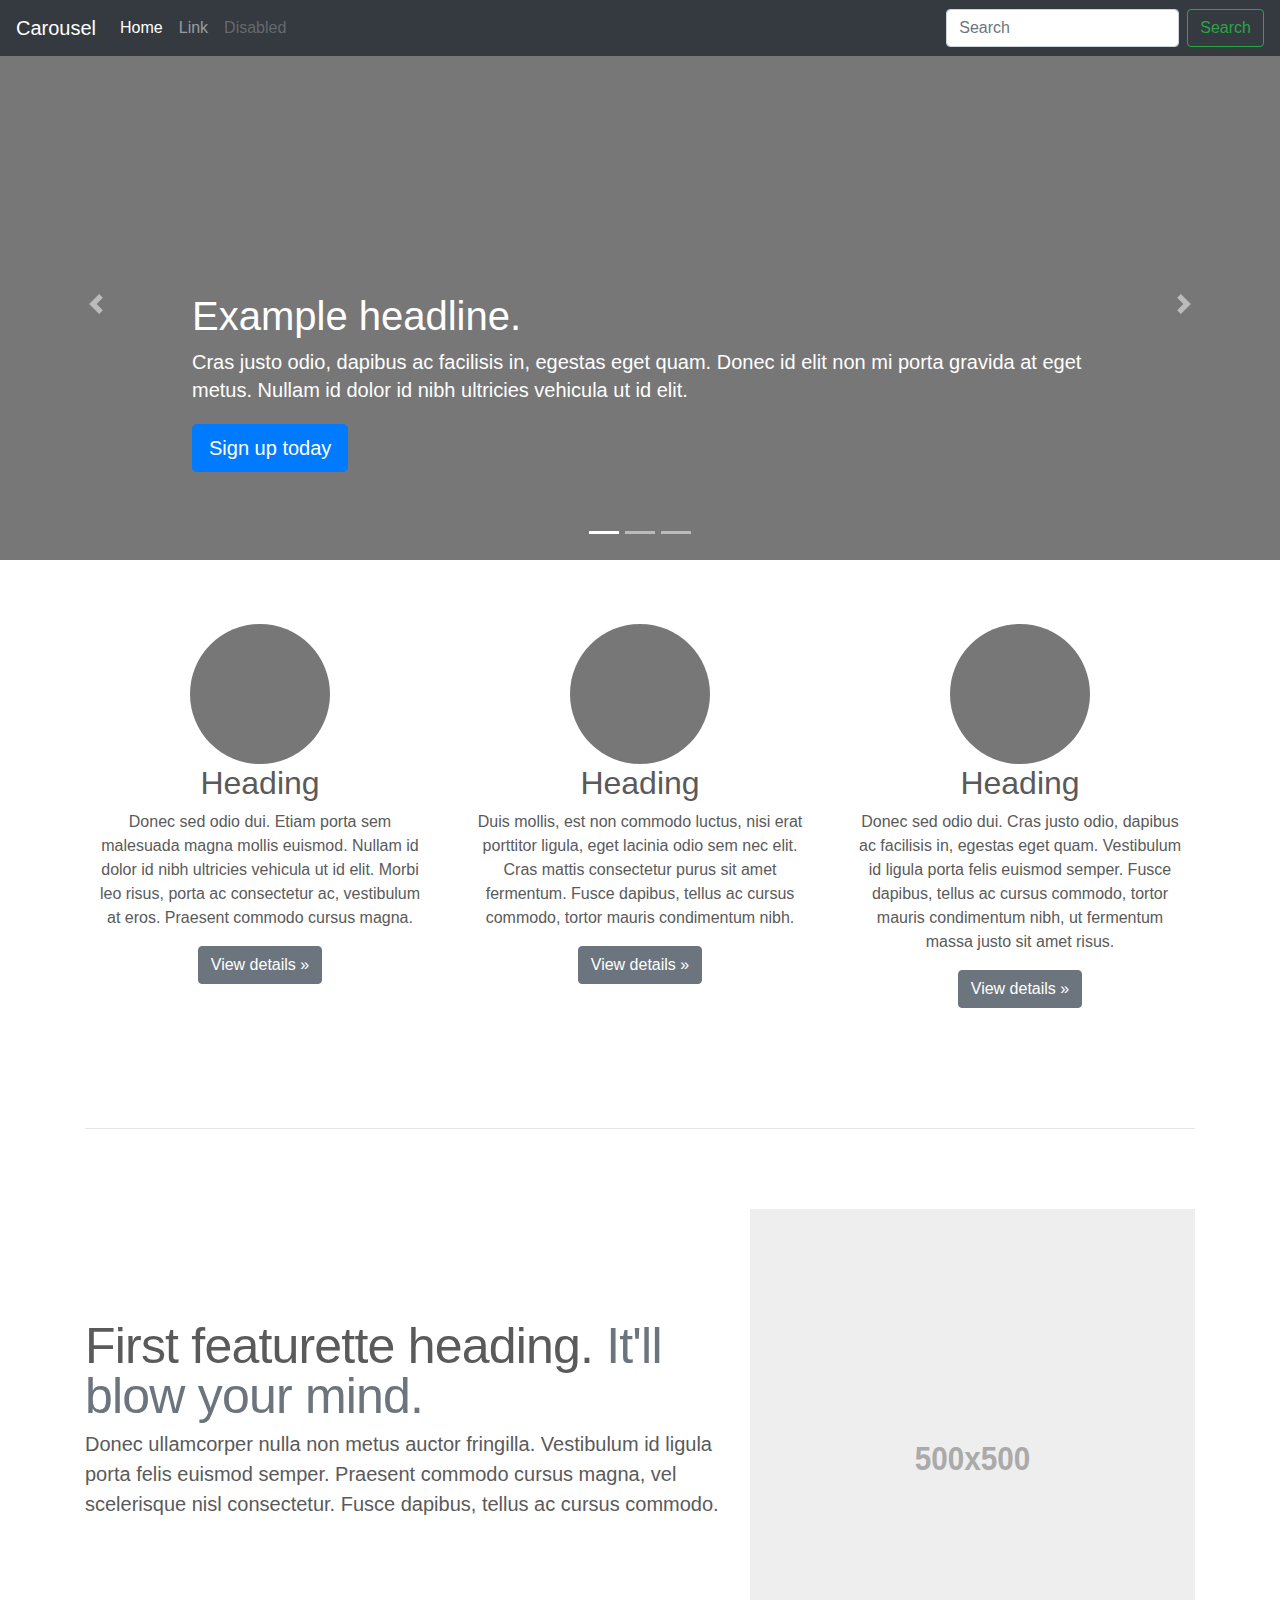
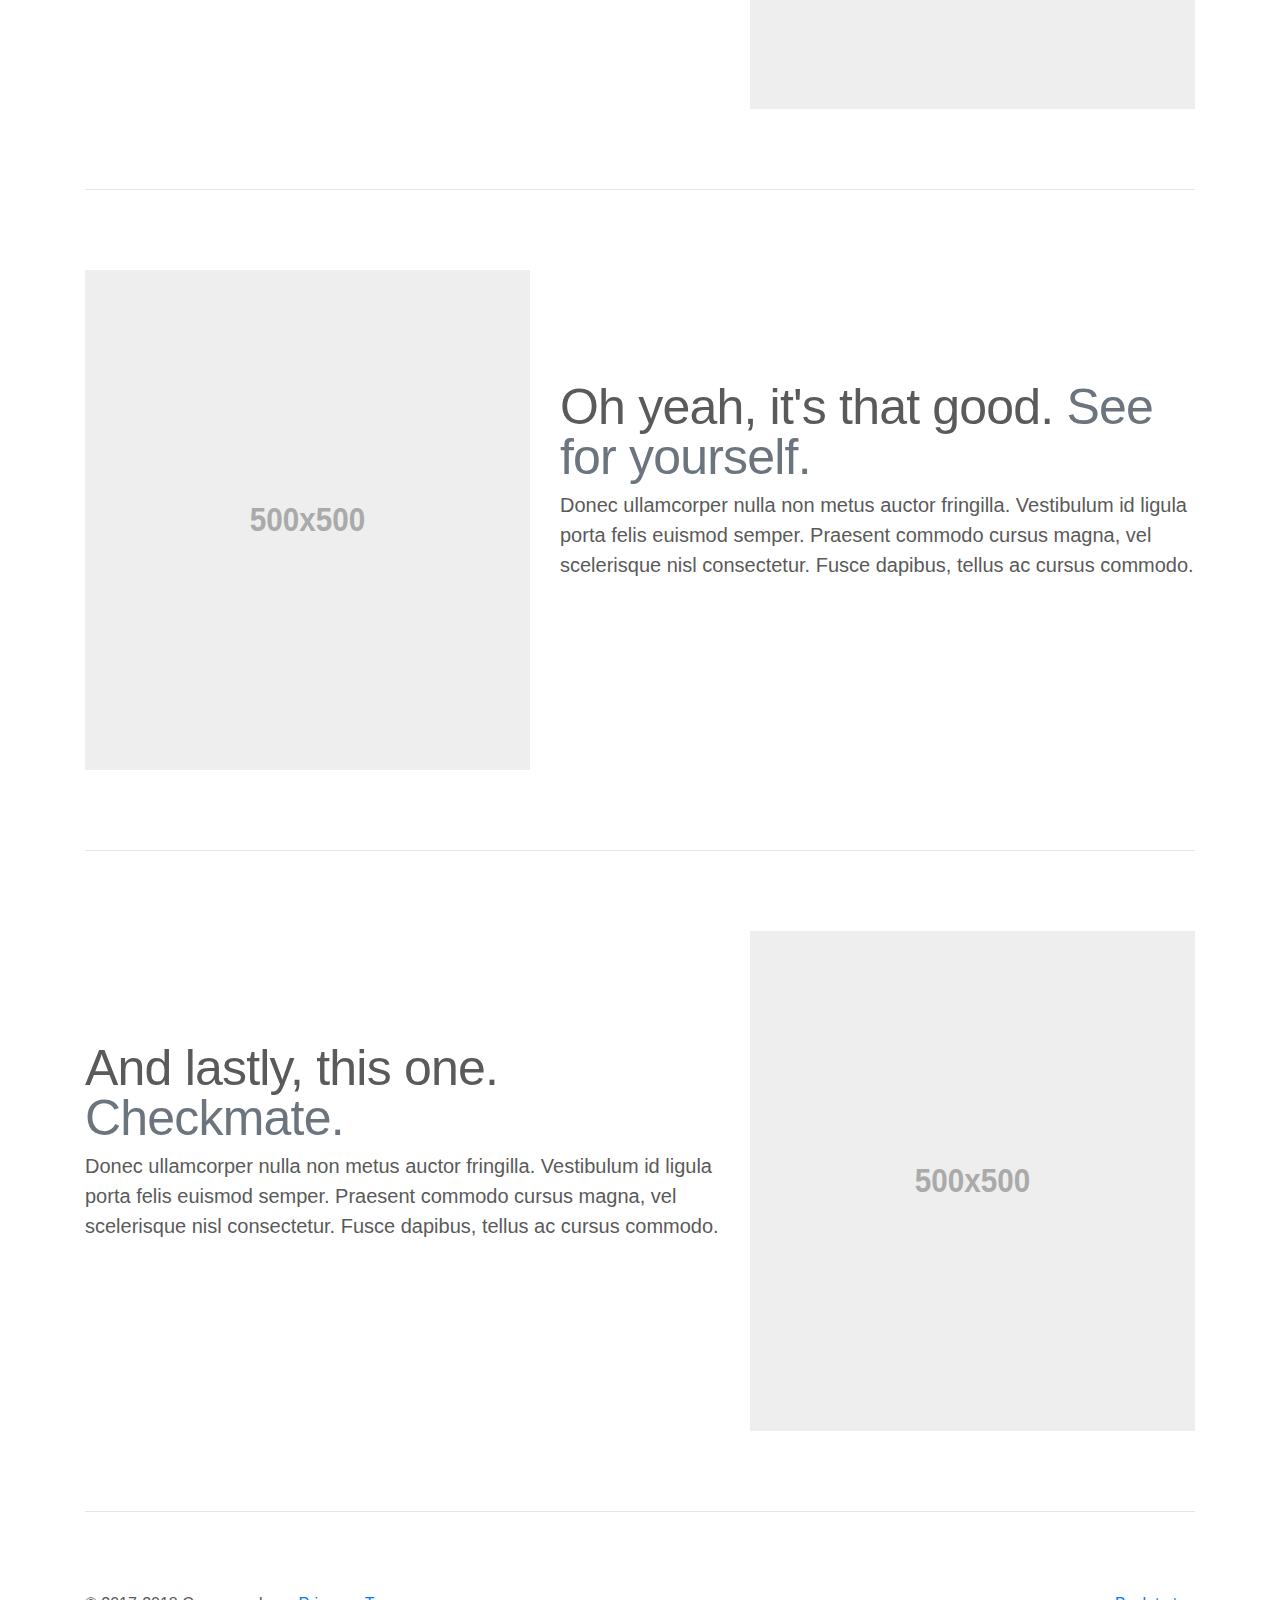
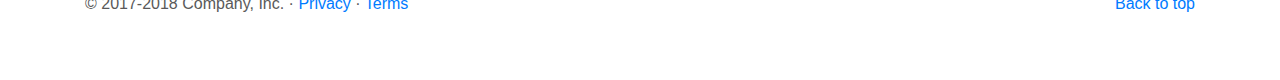
<file: PsycologyofColor/bootstrap-4.0.0/docs/4.0/examples/carousel/index.html>
<!doctype html>
<html lang="en">
  <head>
    <meta charset="utf-8">
    <meta name="viewport" content="width=device-width, initial-scale=1, shrink-to-fit=no">
    <meta name="description" content="">
    <meta name="author" content="">
    <link rel="icon" href="../../../../favicon.ico">

    <title>Carousel Template for Bootstrap</title>

    <!-- Bootstrap core CSS -->
    <link href="../../../../dist/css/bootstrap.min.css" rel="stylesheet">

    <!-- Custom styles for this template -->
    <link href="carousel.css" rel="stylesheet">
  </head>
  <body>

    <header>
      <nav class="navbar navbar-expand-md navbar-dark fixed-top bg-dark">
        <a class="navbar-brand" href="#">Carousel</a>
        <button class="navbar-toggler" type="button" data-toggle="collapse" data-target="#navbarCollapse" aria-controls="navbarCollapse" aria-expanded="false" aria-label="Toggle navigation">
          <span class="navbar-toggler-icon"></span>
        </button>
        <div class="collapse navbar-collapse" id="navbarCollapse">
          <ul class="navbar-nav mr-auto">
            <li class="nav-item active">
              <a class="nav-link" href="#">Home <span class="sr-only">(current)</span></a>
            </li>
            <li class="nav-item">
              <a class="nav-link" href="#">Link</a>
            </li>
            <li class="nav-item">
              <a class="nav-link disabled" href="#">Disabled</a>
            </li>
          </ul>
          <form class="form-inline mt-2 mt-md-0">
            <input class="form-control mr-sm-2" type="text" placeholder="Search" aria-label="Search">
            <button class="btn btn-outline-success my-2 my-sm-0" type="submit">Search</button>
          </form>
        </div>
      </nav>
    </header>

    <main role="main">

      <div id="myCarousel" class="carousel slide" data-ride="carousel">
        <ol class="carousel-indicators">
          <li data-target="#myCarousel" data-slide-to="0" class="active"></li>
          <li data-target="#myCarousel" data-slide-to="1"></li>
          <li data-target="#myCarousel" data-slide-to="2"></li>
        </ol>
        <div class="carousel-inner">
          <div class="carousel-item active">
            <img class="first-slide" src="[data-uri]" alt="First slide">
            <div class="container">
              <div class="carousel-caption text-left">
                <h1>Example headline.</h1>
                <p>Cras justo odio, dapibus ac facilisis in, egestas eget quam. Donec id elit non mi porta gravida at eget metus. Nullam id dolor id nibh ultricies vehicula ut id elit.</p>
                <p><a class="btn btn-lg btn-primary" href="#" role="button">Sign up today</a></p>
              </div>
            </div>
          </div>
          <div class="carousel-item">
            <img class="second-slide" src="[data-uri]" alt="Second slide">
            <div class="container">
              <div class="carousel-caption">
                <h1>Another example headline.</h1>
                <p>Cras justo odio, dapibus ac facilisis in, egestas eget quam. Donec id elit non mi porta gravida at eget metus. Nullam id dolor id nibh ultricies vehicula ut id elit.</p>
                <p><a class="btn btn-lg btn-primary" href="#" role="button">Learn more</a></p>
              </div>
            </div>
          </div>
          <div class="carousel-item">
            <img class="third-slide" src="[data-uri]" alt="Third slide">
            <div class="container">
              <div class="carousel-caption text-right">
                <h1>One more for good measure.</h1>
                <p>Cras justo odio, dapibus ac facilisis in, egestas eget quam. Donec id elit non mi porta gravida at eget metus. Nullam id dolor id nibh ultricies vehicula ut id elit.</p>
                <p><a class="btn btn-lg btn-primary" href="#" role="button">Browse gallery</a></p>
              </div>
            </div>
          </div>
        </div>
        <a class="carousel-control-prev" href="#myCarousel" role="button" data-slide="prev">
          <span class="carousel-control-prev-icon" aria-hidden="true"></span>
          <span class="sr-only">Previous</span>
        </a>
        <a class="carousel-control-next" href="#myCarousel" role="button" data-slide="next">
          <span class="carousel-control-next-icon" aria-hidden="true"></span>
          <span class="sr-only">Next</span>
        </a>
      </div>


      <!-- Marketing messaging and featurettes
      ================================================== -->
      <!-- Wrap the rest of the page in another container to center all the content. -->

      <div class="container marketing">

        <!-- Three columns of text below the carousel -->
        <div class="row">
          <div class="col-lg-4">
            <img class="rounded-circle" src="[data-uri]" alt="Generic placeholder image" width="140" height="140">
            <h2>Heading</h2>
            <p>Donec sed odio dui. Etiam porta sem malesuada magna mollis euismod. Nullam id dolor id nibh ultricies vehicula ut id elit. Morbi leo risus, porta ac consectetur ac, vestibulum at eros. Praesent commodo cursus magna.</p>
            <p><a class="btn btn-secondary" href="#" role="button">View details &raquo;</a></p>
          </div><!-- /.col-lg-4 -->
          <div class="col-lg-4">
            <img class="rounded-circle" src="[data-uri]" alt="Generic placeholder image" width="140" height="140">
            <h2>Heading</h2>
            <p>Duis mollis, est non commodo luctus, nisi erat porttitor ligula, eget lacinia odio sem nec elit. Cras mattis consectetur purus sit amet fermentum. Fusce dapibus, tellus ac cursus commodo, tortor mauris condimentum nibh.</p>
            <p><a class="btn btn-secondary" href="#" role="button">View details &raquo;</a></p>
          </div><!-- /.col-lg-4 -->
          <div class="col-lg-4">
            <img class="rounded-circle" src="[data-uri]" alt="Generic placeholder image" width="140" height="140">
            <h2>Heading</h2>
            <p>Donec sed odio dui. Cras justo odio, dapibus ac facilisis in, egestas eget quam. Vestibulum id ligula porta felis euismod semper. Fusce dapibus, tellus ac cursus commodo, tortor mauris condimentum nibh, ut fermentum massa justo sit amet risus.</p>
            <p><a class="btn btn-secondary" href="#" role="button">View details &raquo;</a></p>
          </div><!-- /.col-lg-4 -->
        </div><!-- /.row -->


        <!-- START THE FEATURETTES -->

        <hr class="featurette-divider">

        <div class="row featurette">
          <div class="col-md-7">
            <h2 class="featurette-heading">First featurette heading. <span class="text-muted">It'll blow your mind.</span></h2>
            <p class="lead">Donec ullamcorper nulla non metus auctor fringilla. Vestibulum id ligula porta felis euismod semper. Praesent commodo cursus magna, vel scelerisque nisl consectetur. Fusce dapibus, tellus ac cursus commodo.</p>
          </div>
          <div class="col-md-5">
            <img class="featurette-image img-fluid mx-auto" data-src="holder.js/500x500/auto" alt="Generic placeholder image">
          </div>
        </div>

        <hr class="featurette-divider">

        <div class="row featurette">
          <div class="col-md-7 order-md-2">
            <h2 class="featurette-heading">Oh yeah, it's that good. <span class="text-muted">See for yourself.</span></h2>
            <p class="lead">Donec ullamcorper nulla non metus auctor fringilla. Vestibulum id ligula porta felis euismod semper. Praesent commodo cursus magna, vel scelerisque nisl consectetur. Fusce dapibus, tellus ac cursus commodo.</p>
          </div>
          <div class="col-md-5 order-md-1">
            <img class="featurette-image img-fluid mx-auto" data-src="holder.js/500x500/auto" alt="Generic placeholder image">
          </div>
        </div>

        <hr class="featurette-divider">

        <div class="row featurette">
          <div class="col-md-7">
            <h2 class="featurette-heading">And lastly, this one. <span class="text-muted">Checkmate.</span></h2>
            <p class="lead">Donec ullamcorper nulla non metus auctor fringilla. Vestibulum id ligula porta felis euismod semper. Praesent commodo cursus magna, vel scelerisque nisl consectetur. Fusce dapibus, tellus ac cursus commodo.</p>
          </div>
          <div class="col-md-5">
            <img class="featurette-image img-fluid mx-auto" data-src="holder.js/500x500/auto" alt="Generic placeholder image">
          </div>
        </div>

        <hr class="featurette-divider">

        <!-- /END THE FEATURETTES -->

      </div><!-- /.container -->


      <!-- FOOTER -->
      <footer class="container">
        <p class="float-right"><a href="#">Back to top</a></p>
        <p>&copy; 2017-2018 Company, Inc. &middot; <a href="#">Privacy</a> &middot; <a href="#">Terms</a></p>
      </footer>
    </main>

    <!-- Bootstrap core JavaScript
    ================================================== -->
    <!-- Placed at the end of the document so the pages load faster -->
    <script src="https://code.jquery.com/jquery-3.2.1.slim.min.js" integrity="sha384-KJ3o2DKtIkvYIK3UENzmM7KCkRr/rE9/Qpg6aAZGJwFDMVNA/GpGFF93hXpG5KkN" crossorigin="anonymous"></script>
    <script>window.jQuery || document.write('<script src="../../../../assets/js/vendor/jquery-slim.min.js"><\/script>')</script>
    <script src="../../../../assets/js/vendor/popper.min.js"></script>
    <script src="../../../../dist/js/bootstrap.min.js"></script>
    <!-- Just to make our placeholder images work. Don't actually copy the next line! -->
    <script src="../../../../assets/js/vendor/holder.min.js"></script>
  </body>
</html>
</file>
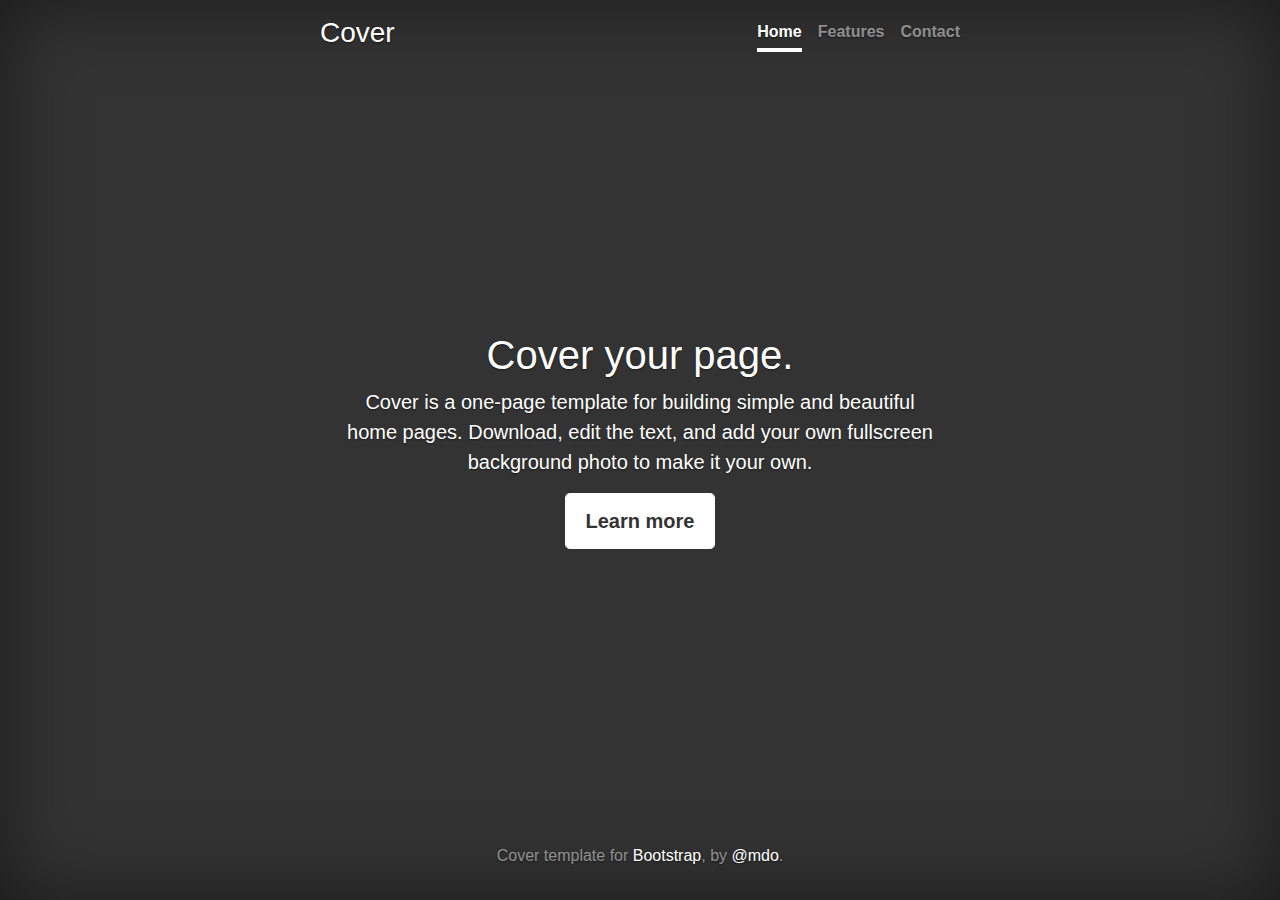
<file: PsycologyofColor/bootstrap-4.0.0/docs/4.0/examples/cover/index.html>
<!doctype html>
<html lang="en">
  <head>
    <meta charset="utf-8">
    <meta name="viewport" content="width=device-width, initial-scale=1, shrink-to-fit=no">
    <meta name="description" content="">
    <meta name="author" content="">
    <link rel="icon" href="../../../../favicon.ico">

    <title>Cover Template for Bootstrap</title>

    <!-- Bootstrap core CSS -->
    <link href="../../../../dist/css/bootstrap.min.css" rel="stylesheet">

    <!-- Custom styles for this template -->
    <link href="cover.css" rel="stylesheet">
  </head>

  <body class="text-center">

    <div class="cover-container d-flex h-100 p-3 mx-auto flex-column">
      <header class="masthead mb-auto">
        <div class="inner">
          <h3 class="masthead-brand">Cover</h3>
          <nav class="nav nav-masthead justify-content-center">
            <a class="nav-link active" href="#">Home</a>
            <a class="nav-link" href="#">Features</a>
            <a class="nav-link" href="#">Contact</a>
          </nav>
        </div>
      </header>

      <main role="main" class="inner cover">
        <h1 class="cover-heading">Cover your page.</h1>
        <p class="lead">Cover is a one-page template for building simple and beautiful home pages. Download, edit the text, and add your own fullscreen background photo to make it your own.</p>
        <p class="lead">
          <a href="#" class="btn btn-lg btn-secondary">Learn more</a>
        </p>
      </main>

      <footer class="mastfoot mt-auto">
        <div class="inner">
          <p>Cover template for <a href="https://getbootstrap.com/">Bootstrap</a>, by <a href="https://twitter.com/mdo">@mdo</a>.</p>
        </div>
      </footer>
    </div>


    <!-- Bootstrap core JavaScript
    ================================================== -->
    <!-- Placed at the end of the document so the pages load faster -->
    <script src="https://code.jquery.com/jquery-3.2.1.slim.min.js" integrity="sha384-KJ3o2DKtIkvYIK3UENzmM7KCkRr/rE9/Qpg6aAZGJwFDMVNA/GpGFF93hXpG5KkN" crossorigin="anonymous"></script>
    <script>window.jQuery || document.write('<script src="../../../../assets/js/vendor/jquery-slim.min.js"><\/script>')</script>
    <script src="../../../../assets/js/vendor/popper.min.js"></script>
    <script src="../../../../dist/js/bootstrap.min.js"></script>
  </body>
</html>
</file>
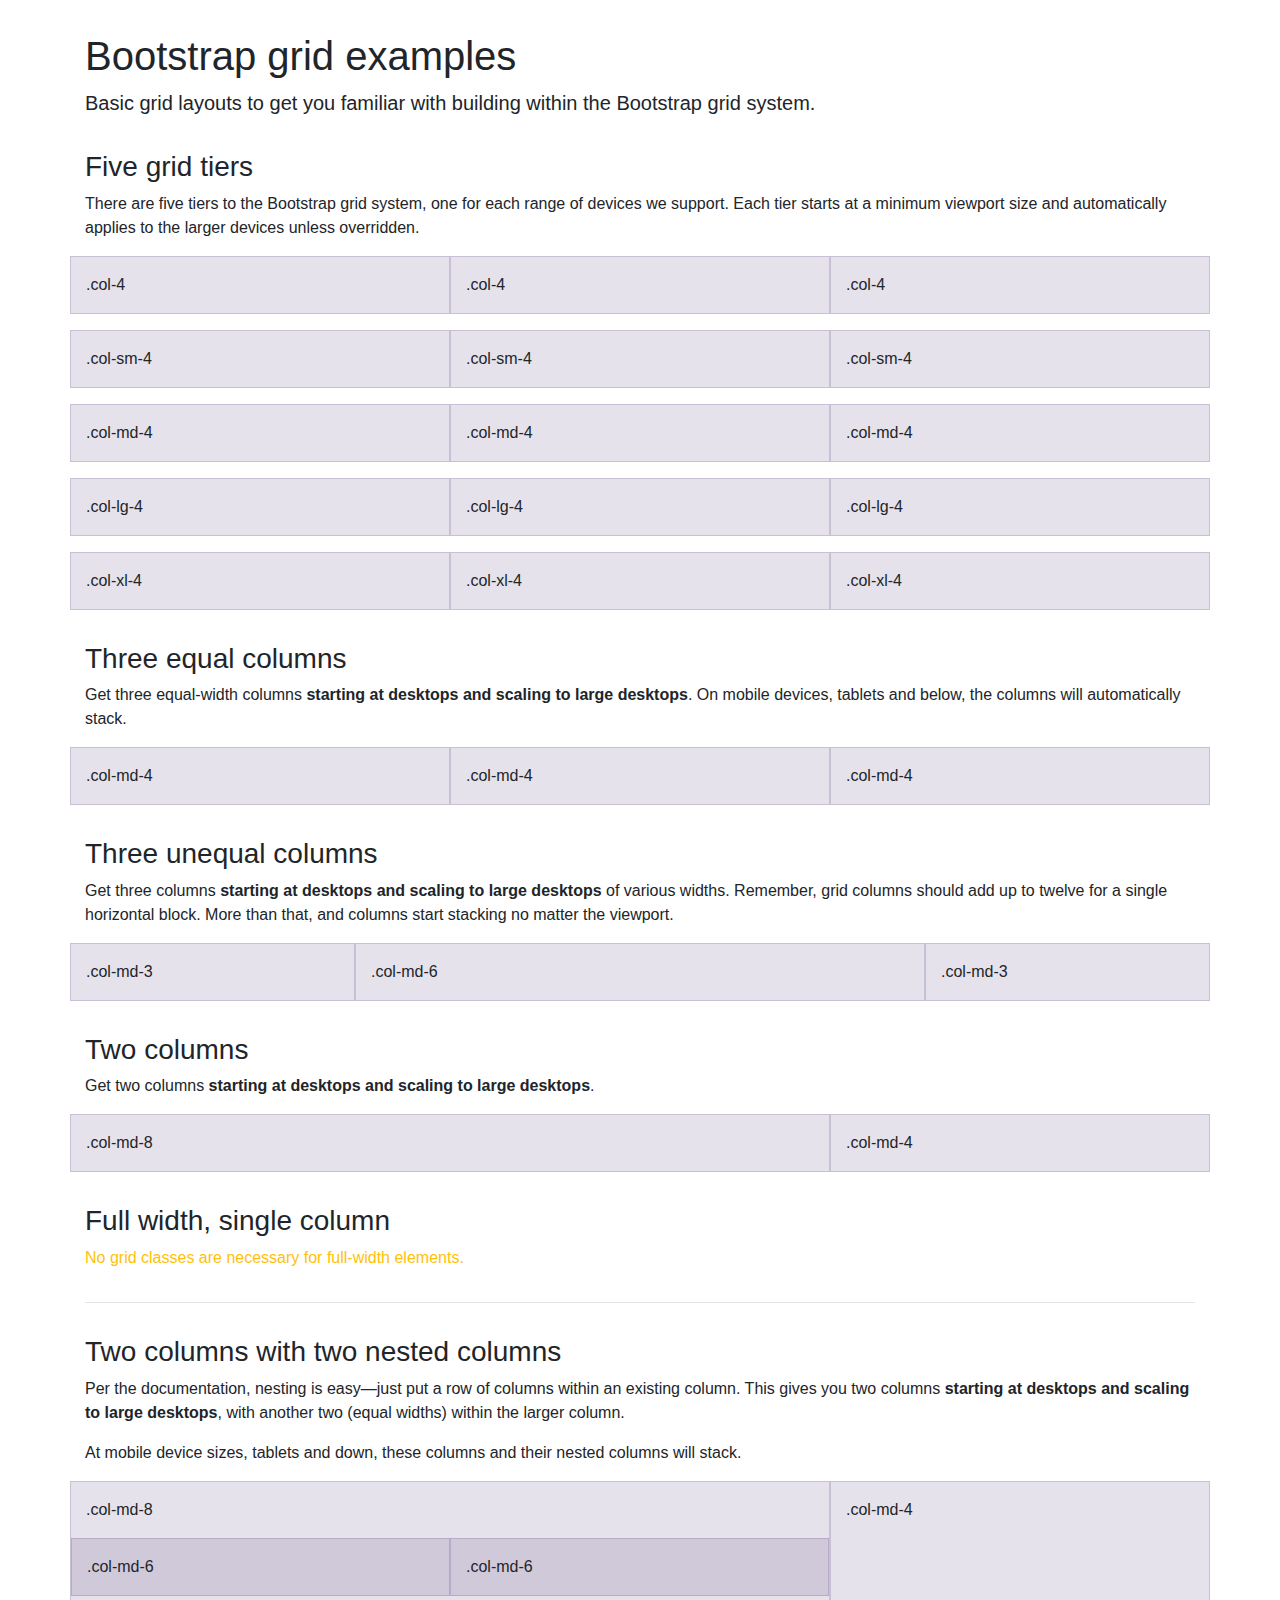
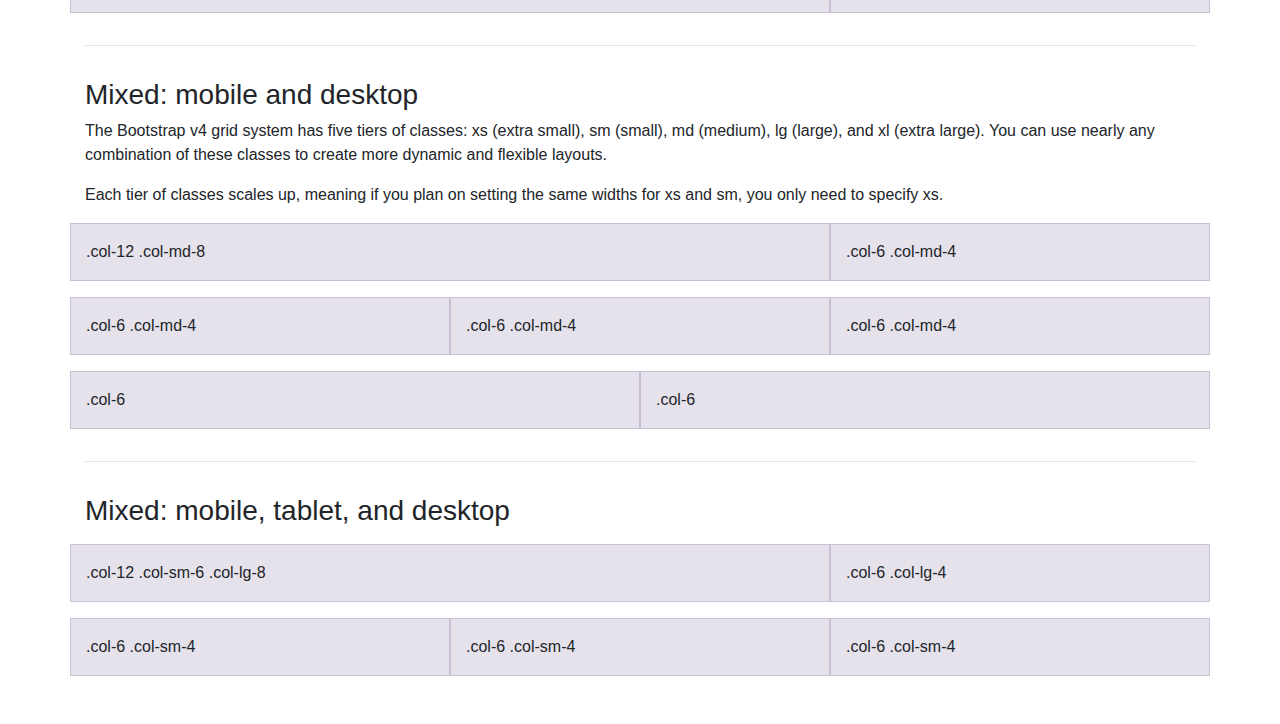
<file: PsycologyofColor/bootstrap-4.0.0/docs/4.0/examples/grid/index.html>
<!doctype html>
<html lang="en">
  <head>
    <meta charset="utf-8">
    <meta name="viewport" content="width=device-width, initial-scale=1, shrink-to-fit=no">
    <meta name="description" content="">
    <meta name="author" content="">
    <link rel="icon" href="../../../../favicon.ico">

    <title>Grid Template for Bootstrap</title>

    <!-- Bootstrap core CSS -->
    <link href="../../../../dist/css/bootstrap.min.css" rel="stylesheet">

    <!-- Custom styles for this template -->
    <link href="grid.css" rel="stylesheet">
  </head>

  <body>
    <div class="container">

      <h1>Bootstrap grid examples</h1>
      <p class="lead">Basic grid layouts to get you familiar with building within the Bootstrap grid system.</p>

      <h3>Five grid tiers</h3>
      <p>There are five tiers to the Bootstrap grid system, one for each range of devices we support. Each tier starts at a minimum viewport size and automatically applies to the larger devices unless overridden.</p>

      <div class="row">
        <div class="col-4">.col-4</div>
        <div class="col-4">.col-4</div>
        <div class="col-4">.col-4</div>
      </div>

      <div class="row">
        <div class="col-sm-4">.col-sm-4</div>
        <div class="col-sm-4">.col-sm-4</div>
        <div class="col-sm-4">.col-sm-4</div>
      </div>

      <div class="row">
        <div class="col-md-4">.col-md-4</div>
        <div class="col-md-4">.col-md-4</div>
        <div class="col-md-4">.col-md-4</div>
      </div>

      <div class="row">
        <div class="col-lg-4">.col-lg-4</div>
        <div class="col-lg-4">.col-lg-4</div>
        <div class="col-lg-4">.col-lg-4</div>
      </div>

      <div class="row">
        <div class="col-xl-4">.col-xl-4</div>
        <div class="col-xl-4">.col-xl-4</div>
        <div class="col-xl-4">.col-xl-4</div>
      </div>

      <h3>Three equal columns</h3>
      <p>Get three equal-width columns <strong>starting at desktops and scaling to large desktops</strong>. On mobile devices, tablets and below, the columns will automatically stack.</p>
      <div class="row">
        <div class="col-md-4">.col-md-4</div>
        <div class="col-md-4">.col-md-4</div>
        <div class="col-md-4">.col-md-4</div>
      </div>

      <h3>Three unequal columns</h3>
      <p>Get three columns <strong>starting at desktops and scaling to large desktops</strong> of various widths. Remember, grid columns should add up to twelve for a single horizontal block. More than that, and columns start stacking no matter the viewport.</p>
      <div class="row">
        <div class="col-md-3">.col-md-3</div>
        <div class="col-md-6">.col-md-6</div>
        <div class="col-md-3">.col-md-3</div>
      </div>

      <h3>Two columns</h3>
      <p>Get two columns <strong>starting at desktops and scaling to large desktops</strong>.</p>
      <div class="row">
        <div class="col-md-8">.col-md-8</div>
        <div class="col-md-4">.col-md-4</div>
      </div>

      <h3>Full width, single column</h3>
      <p class="text-warning">No grid classes are necessary for full-width elements.</p>

      <hr>

      <h3>Two columns with two nested columns</h3>
      <p>Per the documentation, nesting is easy—just put a row of columns within an existing column. This gives you two columns <strong>starting at desktops and scaling to large desktops</strong>, with another two (equal widths) within the larger column.</p>
      <p>At mobile device sizes, tablets and down, these columns and their nested columns will stack.</p>
      <div class="row">
        <div class="col-md-8">
          .col-md-8
          <div class="row">
            <div class="col-md-6">.col-md-6</div>
            <div class="col-md-6">.col-md-6</div>
          </div>
        </div>
        <div class="col-md-4">.col-md-4</div>
      </div>

      <hr>

      <h3>Mixed: mobile and desktop</h3>
      <p>The Bootstrap v4 grid system has five tiers of classes: xs (extra small), sm (small), md (medium), lg (large), and xl (extra large). You can use nearly any combination of these classes to create more dynamic and flexible layouts.</p>
      <p>Each tier of classes scales up, meaning if you plan on setting the same widths for xs and sm, you only need to specify xs.</p>
      <div class="row">
        <div class="col-12 col-md-8">.col-12 .col-md-8</div>
        <div class="col-6 col-md-4">.col-6 .col-md-4</div>
      </div>
      <div class="row">
        <div class="col-6 col-md-4">.col-6 .col-md-4</div>
        <div class="col-6 col-md-4">.col-6 .col-md-4</div>
        <div class="col-6 col-md-4">.col-6 .col-md-4</div>
      </div>
      <div class="row">
        <div class="col-6">.col-6</div>
        <div class="col-6">.col-6</div>
      </div>

      <hr>

      <h3>Mixed: mobile, tablet, and desktop</h3>
      <p></p>
      <div class="row">
        <div class="col-12 col-sm-6 col-lg-8">.col-12 .col-sm-6 .col-lg-8</div>
        <div class="col-6 col-lg-4">.col-6 .col-lg-4</div>
      </div>
      <div class="row">
        <div class="col-6 col-sm-4">.col-6 .col-sm-4</div>
        <div class="col-6 col-sm-4">.col-6 .col-sm-4</div>
        <div class="col-6 col-sm-4">.col-6 .col-sm-4</div>
      </div>

    </div> <!-- /container -->
  </body>
</html>
</file>
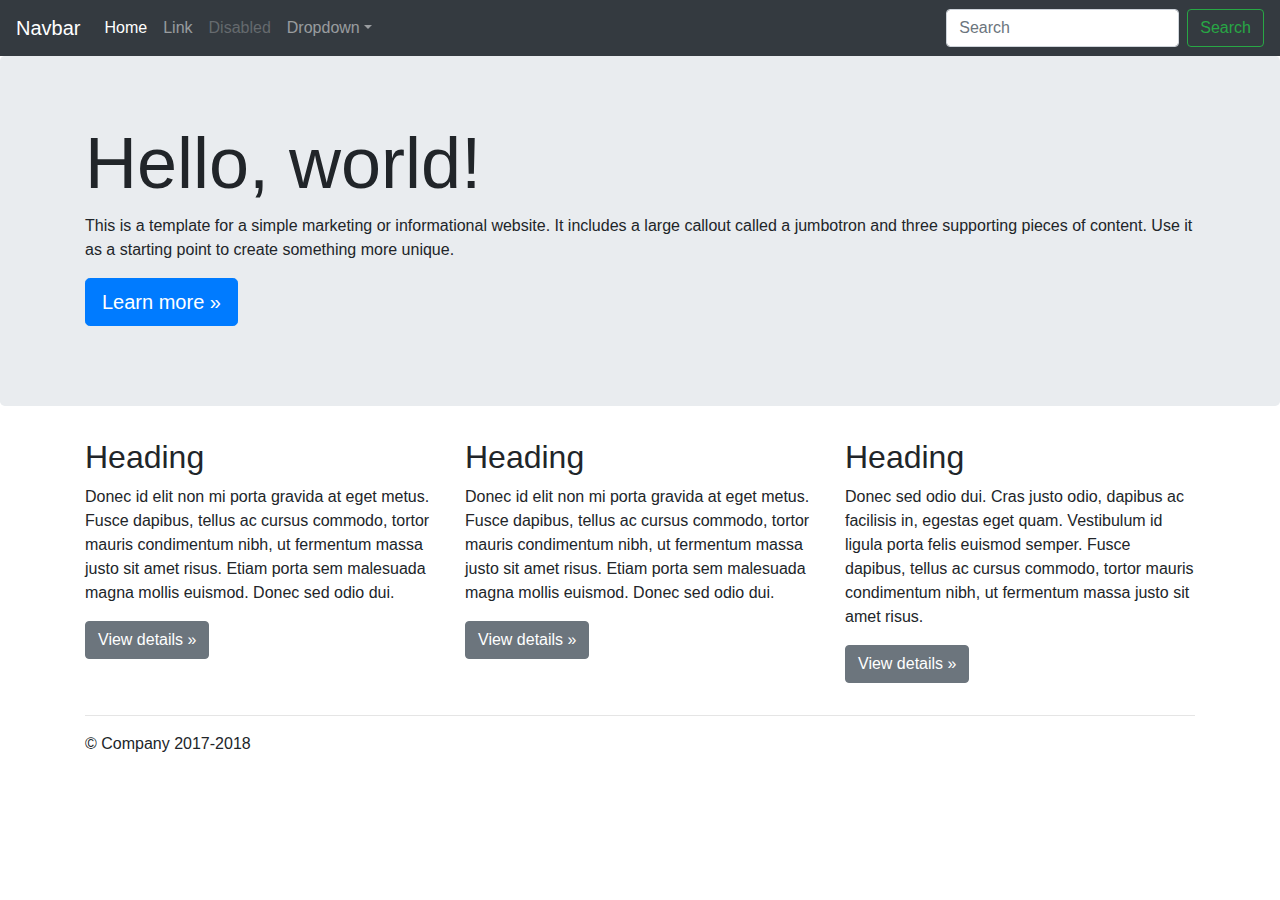
<file: PsycologyofColor/bootstrap-4.0.0/docs/4.0/examples/jumbotron/index.html>
<!doctype html>
<html lang="en">
  <head>
    <meta charset="utf-8">
    <meta name="viewport" content="width=device-width, initial-scale=1, shrink-to-fit=no">
    <meta name="description" content="">
    <meta name="author" content="">
    <link rel="icon" href="../../../../favicon.ico">

    <title>Jumbotron Template for Bootstrap</title>

    <!-- Bootstrap core CSS -->
    <link href="../../../../dist/css/bootstrap.min.css" rel="stylesheet">

    <!-- Custom styles for this template -->
    <link href="jumbotron.css" rel="stylesheet">
  </head>

  <body>

    <nav class="navbar navbar-expand-md navbar-dark fixed-top bg-dark">
      <a class="navbar-brand" href="#">Navbar</a>
      <button class="navbar-toggler" type="button" data-toggle="collapse" data-target="#navbarsExampleDefault" aria-controls="navbarsExampleDefault" aria-expanded="false" aria-label="Toggle navigation">
        <span class="navbar-toggler-icon"></span>
      </button>

      <div class="collapse navbar-collapse" id="navbarsExampleDefault">
        <ul class="navbar-nav mr-auto">
          <li class="nav-item active">
            <a class="nav-link" href="#">Home <span class="sr-only">(current)</span></a>
          </li>
          <li class="nav-item">
            <a class="nav-link" href="#">Link</a>
          </li>
          <li class="nav-item">
            <a class="nav-link disabled" href="#">Disabled</a>
          </li>
          <li class="nav-item dropdown">
            <a class="nav-link dropdown-toggle" href="http://example.com" id="dropdown01" data-toggle="dropdown" aria-haspopup="true" aria-expanded="false">Dropdown</a>
            <div class="dropdown-menu" aria-labelledby="dropdown01">
              <a class="dropdown-item" href="#">Action</a>
              <a class="dropdown-item" href="#">Another action</a>
              <a class="dropdown-item" href="#">Something else here</a>
            </div>
          </li>
        </ul>
        <form class="form-inline my-2 my-lg-0">
          <input class="form-control mr-sm-2" type="text" placeholder="Search" aria-label="Search">
          <button class="btn btn-outline-success my-2 my-sm-0" type="submit">Search</button>
        </form>
      </div>
    </nav>

    <main role="main">

      <!-- Main jumbotron for a primary marketing message or call to action -->
      <div class="jumbotron">
        <div class="container">
          <h1 class="display-3">Hello, world!</h1>
          <p>This is a template for a simple marketing or informational website. It includes a large callout called a jumbotron and three supporting pieces of content. Use it as a starting point to create something more unique.</p>
          <p><a class="btn btn-primary btn-lg" href="#" role="button">Learn more &raquo;</a></p>
        </div>
      </div>

      <div class="container">
        <!-- Example row of columns -->
        <div class="row">
          <div class="col-md-4">
            <h2>Heading</h2>
            <p>Donec id elit non mi porta gravida at eget metus. Fusce dapibus, tellus ac cursus commodo, tortor mauris condimentum nibh, ut fermentum massa justo sit amet risus. Etiam porta sem malesuada magna mollis euismod. Donec sed odio dui. </p>
            <p><a class="btn btn-secondary" href="#" role="button">View details &raquo;</a></p>
          </div>
          <div class="col-md-4">
            <h2>Heading</h2>
            <p>Donec id elit non mi porta gravida at eget metus. Fusce dapibus, tellus ac cursus commodo, tortor mauris condimentum nibh, ut fermentum massa justo sit amet risus. Etiam porta sem malesuada magna mollis euismod. Donec sed odio dui. </p>
            <p><a class="btn btn-secondary" href="#" role="button">View details &raquo;</a></p>
          </div>
          <div class="col-md-4">
            <h2>Heading</h2>
            <p>Donec sed odio dui. Cras justo odio, dapibus ac facilisis in, egestas eget quam. Vestibulum id ligula porta felis euismod semper. Fusce dapibus, tellus ac cursus commodo, tortor mauris condimentum nibh, ut fermentum massa justo sit amet risus.</p>
            <p><a class="btn btn-secondary" href="#" role="button">View details &raquo;</a></p>
          </div>
        </div>

        <hr>

      </div> <!-- /container -->

    </main>

    <footer class="container">
      <p>&copy; Company 2017-2018</p>
    </footer>

    <!-- Bootstrap core JavaScript
    ================================================== -->
    <!-- Placed at the end of the document so the pages load faster -->
    <script src="https://code.jquery.com/jquery-3.2.1.slim.min.js" integrity="sha384-KJ3o2DKtIkvYIK3UENzmM7KCkRr/rE9/Qpg6aAZGJwFDMVNA/GpGFF93hXpG5KkN" crossorigin="anonymous"></script>
    <script>window.jQuery || document.write('<script src="../../../../assets/js/vendor/jquery-slim.min.js"><\/script>')</script>
    <script src="../../../../assets/js/vendor/popper.min.js"></script>
    <script src="../../../../dist/js/bootstrap.min.js"></script>
  </body>
</html>
</file>
<file: PsycologyofColor/style.css>
body {
  background: hsl(0, 0%, 0%);
}

.page {
  padding: 30px; 
  width: fit-content;
}

#page2 {
  background-color: #000000; 
  color: white;
  height: 950px; 
}

#labels-container {
  position: absolute;
  left: 66.5%; 
  transform: translateX(-50%); 
  z-index: -2; 
  top: -3.5%;

}

#labels-svg {
  width: 1230px; 
  height: 1230px;
}


#carouselExampleIndicators {
  margin: 0 auto;
  max-width: 100%; 
  margin-left: 100px;
}

#carouselExampleIndicators .carousel-control-prev,
#carouselExampleIndicators .carousel-control-next {
    width: 1%; 
}



/*hues of you title pic */
#intro .image-container { 
  width: 760px; 
  height: 340px; 
  overflow: hidden;
  position: absolute;
  z-index: -1; 
  top: -5%;
  left: -15px;
}

/*hues of you title pic */
#intro img { 
  width: 100%; 
  height: auto; 
  object-fit: cover;
}


div.tooltip {
  position: absolute;
  width: 40ch;
  font-family: "Cormorant Garamond", serif;
  font-size: 18px;
  background: WhiteSmoke;
  border: 0px;
  border-radius: 20px;
  padding: 10px;
  margin-left: 8px;
  pointer-events: none;
}


.bubble {
  stroke: white;
  stroke-width: 0.5px;
}

.bubble:hover {
  stroke: rgb(255, 255, 255);
  stroke-width: 2px;
}
  
#carousel-container {
  position: absolute;
  top:25%;
  left: 40px;
  width: 650px; /* Adjust width as needed */
  height: 40%;
  background-color: rgba(0, 0, 0, 0.065);
  overflow: hidden;
  display: flex;
  flex-direction: column;
  padding-top: 1.5%;
  padding-left: 4%;
  padding-right: 3%;
  padding-bottom: 1%;
  text-align: center;
}

.carousel-slide {
  padding: 10px;
  font-family: "Cormorant Garamond", serif;
  color: blue;
  text-align: center;
}


#info-tooltip-container {
  position: absolute;
  background-color: rgba(255, 255, 255, 0.8);
  padding: 10px;
  border-radius: 5px;
  display: none;
  width: 40px;
}

.info-icon {
  position: absolute;
  top: 30px;
  left: 2100px;
  cursor: pointer;
  font-size: 50px; 
  color: #6f6f6f;
}

.info-tooltip {
  position: absolute;
  background-color: #a39d9d;
  padding: 10px;
  opacity: 0; 
  transition: opacity 0.2s;
  z-index: 1001;
  left: 1300px;
  top: 90px;
  width: 40%;
}


#allBoxes {
  position: absolute;
  width: 30%;
  bottom: 250px; 
  left: 125px;
  column-count: 2; 
  column-gap: 5px; 
}

#allBoxes input[type="checkbox"],
#allBoxes label {
  color: white;
  display: inline; 
  margin-bottom: 10px;
}

#allBoxes input[type="checkbox"] {
  margin-right: 7px;
}

/* #total {
  font-family: "Cormorant Garamond", serif;
  text-align: left;
  font-size: 20px;
  color: #e0e0e0;
  right: 190px;
  position: absolute;
  top: 700px;
} */

#checkLabel {
  font-size: 14px;
  color: white;
  font-family: "Cormorant Garamond", serif;
  left: 30px;
  top: 200px;
  position: absolute;
  width: 340px;
}
</file>
<file: PsycologyofColor/bootstrap-4.0.0/docs/4.0/examples/album/album.css>
:root {
  --jumbotron-padding-y: 3rem;
}

.jumbotron {
  padding-top: var(--jumbotron-padding-y);
  padding-bottom: var(--jumbotron-padding-y);
  margin-bottom: 0;
  background-color: #fff;
}
@media (min-width: 768px) {
  .jumbotron {
    padding-top: calc(var(--jumbotron-padding-y) * 2);
    padding-bottom: calc(var(--jumbotron-padding-y) * 2);
  }
}

.jumbotron p:last-child {
  margin-bottom: 0;
}

.jumbotron-heading {
  font-weight: 300;
}

.jumbotron .container {
  max-width: 40rem;
}

footer {
  padding-top: 3rem;
  padding-bottom: 3rem;
}

footer p {
  margin-bottom: .25rem;
}

.box-shadow { box-shadow: 0 .25rem .75rem rgba(0, 0, 0, .05); }
</file>
<file: PsycologyofColor/bootstrap-4.0.0/docs/4.0/examples/blog/blog.css>
/* stylelint-disable selector-list-comma-newline-after */

.blog-header {
  line-height: 1;
  border-bottom: 1px solid #e5e5e5;
}

.blog-header-logo {
  font-family: "Playfair Display", Georgia, "Times New Roman", serif;
  font-size: 2.25rem;
}

.blog-header-logo:hover {
  text-decoration: none;
}

h1, h2, h3, h4, h5, h6 {
  font-family: "Playfair Display", Georgia, "Times New Roman", serif;
}

.display-4 {
  font-size: 2.5rem;
}
@media (min-width: 768px) {
  .display-4 {
    font-size: 3rem;
  }
}

.nav-scroller {
  position: relative;
  z-index: 2;
  height: 2.75rem;
  overflow-y: hidden;
}

.nav-scroller .nav {
  display: -webkit-box;
  display: -ms-flexbox;
  display: flex;
  -ms-flex-wrap: nowrap;
  flex-wrap: nowrap;
  padding-bottom: 1rem;
  margin-top: -1px;
  overflow-x: auto;
  text-align: center;
  white-space: nowrap;
  -webkit-overflow-scrolling: touch;
}

.nav-scroller .nav-link {
  padding-top: .75rem;
  padding-bottom: .75rem;
  font-size: .875rem;
}

.card-img-right {
  height: 100%;
  border-radius: 0 3px 3px 0;
}

.flex-auto {
  -ms-flex: 0 0 auto;
  -webkit-box-flex: 0;
  flex: 0 0 auto;
}

.h-250 { height: 250px; }
@media (min-width: 768px) {
  .h-md-250 { height: 250px; }
}

.border-top { border-top: 1px solid #e5e5e5; }
.border-bottom { border-bottom: 1px solid #e5e5e5; }

.box-shadow { box-shadow: 0 .25rem .75rem rgba(0, 0, 0, .05); }

/*
 * Blog name and description
 */
.blog-title {
  margin-bottom: 0;
  font-size: 2rem;
  font-weight: 400;
}
.blog-description {
  font-size: 1.1rem;
  color: #999;
}

@media (min-width: 40em) {
  .blog-title {
    font-size: 3.5rem;
  }
}

/* Pagination */
.blog-pagination {
  margin-bottom: 4rem;
}
.blog-pagination > .btn {
  border-radius: 2rem;
}

/*
 * Blog posts
 */
.blog-post {
  margin-bottom: 4rem;
}
.blog-post-title {
  margin-bottom: .25rem;
  font-size: 2.5rem;
}
.blog-post-meta {
  margin-bottom: 1.25rem;
  color: #999;
}

/*
 * Footer
 */
.blog-footer {
  padding: 2.5rem 0;
  color: #999;
  text-align: center;
  background-color: #f9f9f9;
  border-top: .05rem solid #e5e5e5;
}
.blog-footer p:last-child {
  margin-bottom: 0;
}
</file>
<file: PsycologyofColor/bootstrap-4.0.0/docs/4.0/examples/carousel/carousel.css>
/* GLOBAL STYLES
-------------------------------------------------- */
/* Padding below the footer and lighter body text */

body {
  padding-top: 3rem;
  padding-bottom: 3rem;
  color: #5a5a5a;
}


/* CUSTOMIZE THE CAROUSEL
-------------------------------------------------- */

/* Carousel base class */
.carousel {
  margin-bottom: 4rem;
}
/* Since positioning the image, we need to help out the caption */
.carousel-caption {
  bottom: 3rem;
  z-index: 10;
}

/* Declare heights because of positioning of img element */
.carousel-item {
  height: 32rem;
  background-color: #777;
}
.carousel-item > img {
  position: absolute;
  top: 0;
  left: 0;
  min-width: 100%;
  height: 32rem;
}


/* MARKETING CONTENT
-------------------------------------------------- */

/* Center align the text within the three columns below the carousel */
.marketing .col-lg-4 {
  margin-bottom: 1.5rem;
  text-align: center;
}
.marketing h2 {
  font-weight: 400;
}
.marketing .col-lg-4 p {
  margin-right: .75rem;
  margin-left: .75rem;
}


/* Featurettes
------------------------- */

.featurette-divider {
  margin: 5rem 0; /* Space out the Bootstrap <hr> more */
}

/* Thin out the marketing headings */
.featurette-heading {
  font-weight: 300;
  line-height: 1;
  letter-spacing: -.05rem;
}


/* RESPONSIVE CSS
-------------------------------------------------- */

@media (min-width: 40em) {
  /* Bump up size of carousel content */
  .carousel-caption p {
    margin-bottom: 1.25rem;
    font-size: 1.25rem;
    line-height: 1.4;
  }

  .featurette-heading {
    font-size: 50px;
  }
}

@media (min-width: 62em) {
  .featurette-heading {
    margin-top: 7rem;
  }
}
</file>
<file: PsycologyofColor/bootstrap-4.0.0/docs/4.0/examples/cover/cover.css>
/*
 * Globals
 */

/* Links */
a,
a:focus,
a:hover {
  color: #fff;
}

/* Custom default button */
.btn-secondary,
.btn-secondary:hover,
.btn-secondary:focus {
  color: #333;
  text-shadow: none; /* Prevent inheritance from `body` */
  background-color: #fff;
  border: .05rem solid #fff;
}


/*
 * Base structure
 */

html,
body {
  height: 100%;
  background-color: #333;
}

body {
  display: -ms-flexbox;
  display: -webkit-box;
  display: flex;
  -ms-flex-pack: center;
  -webkit-box-pack: center;
  justify-content: center;
  color: #fff;
  text-shadow: 0 .05rem .1rem rgba(0, 0, 0, .5);
  box-shadow: inset 0 0 5rem rgba(0, 0, 0, .5);
}

.cover-container {
  max-width: 42em;
}


/*
 * Header
 */
.masthead {
  margin-bottom: 2rem;
}

.masthead-brand {
  margin-bottom: 0;
}

.nav-masthead .nav-link {
  padding: .25rem 0;
  font-weight: 700;
  color: rgba(255, 255, 255, .5);
  background-color: transparent;
  border-bottom: .25rem solid transparent;
}

.nav-masthead .nav-link:hover,
.nav-masthead .nav-link:focus {
  border-bottom-color: rgba(255, 255, 255, .25);
}

.nav-masthead .nav-link + .nav-link {
  margin-left: 1rem;
}

.nav-masthead .active {
  color: #fff;
  border-bottom-color: #fff;
}

@media (min-width: 48em) {
  .masthead-brand {
    float: left;
  }
  .nav-masthead {
    float: right;
  }
}


/*
 * Cover
 */
.cover {
  padding: 0 1.5rem;
}
.cover .btn-lg {
  padding: .75rem 1.25rem;
  font-weight: 700;
}


/*
 * Footer
 */
.mastfoot {
  color: rgba(255, 255, 255, .5);
}
</file>
<file: PsycologyofColor/bootstrap-4.0.0/docs/4.0/examples/grid/grid.css>
body {
  padding-top: 2rem;
  padding-bottom: 2rem;
}

h3 {
  margin-top: 2rem;
}

.row {
  margin-bottom: 1rem;
}
.row .row {
  margin-top: 1rem;
  margin-bottom: 0;
}
[class*="col-"] {
  padding-top: 1rem;
  padding-bottom: 1rem;
  background-color: rgba(86, 61, 124, .15);
  border: 1px solid rgba(86, 61, 124, .2);
}

hr {
  margin-top: 2rem;
  margin-bottom: 2rem;
}
</file>
<file: PsycologyofColor/bootstrap-4.0.0/docs/4.0/examples/jumbotron/jumbotron.css>
/* Move down content because we have a fixed navbar that is 3.5rem tall */
body {
  padding-top: 3.5rem;
}
</file>
<file: PsycologyofColor/bootstrap-4.0.0/js/tests/vendor/qunit.css>
/*!
 * QUnit 2.4.1
 * https://qunitjs.com/
 *
 * Copyright jQuery Foundation and other contributors
 * Released under the MIT license
 * https://jquery.org/license
 *
 * Date: 2017-10-22T05:12Z
 */

/** Font Family and Sizes */

#qunit-tests, #qunit-header, #qunit-banner, #qunit-testrunner-toolbar, #qunit-filteredTest, #qunit-userAgent, #qunit-testresult {
	font-family: "Helvetica Neue Light", "HelveticaNeue-Light", "Helvetica Neue", Calibri, Helvetica, Arial, sans-serif;
}

#qunit-testrunner-toolbar, #qunit-filteredTest, #qunit-userAgent, #qunit-testresult, #qunit-tests li { font-size: small; }
#qunit-tests { font-size: smaller; }


/** Resets */

#qunit-tests, #qunit-header, #qunit-banner, #qunit-filteredTest, #qunit-userAgent, #qunit-testresult, #qunit-modulefilter {
	margin: 0;
	padding: 0;
}


/** Header (excluding toolbar) */

#qunit-header {
	padding: 0.5em 0 0.5em 1em;

	color: #8699A4;
	background-color: #0D3349;

	font-size: 1.5em;
	line-height: 1em;
	font-weight: 400;

	border-radius: 5px 5px 0 0;
}

#qunit-header a {
	text-decoration: none;
	color: #C2CCD1;
}

#qunit-header a:hover,
#qunit-header a:focus {
	color: #FFF;
}

#qunit-banner {
	height: 5px;
}

#qunit-filteredTest {
	padding: 0.5em 1em 0.5em 1em;
	color: #366097;
	background-color: #F4FF77;
}

#qunit-userAgent {
	padding: 0.5em 1em 0.5em 1em;
	color: #FFF;
	background-color: #2B81AF;
	text-shadow: rgba(0, 0, 0, 0.5) 2px 2px 1px;
}


/** Toolbar */

#qunit-testrunner-toolbar {
	padding: 0.5em 1em 0.5em 1em;
	color: #5E740B;
	background-color: #EEE;
}

#qunit-testrunner-toolbar .clearfix {
	height: 0;
	clear: both;
}

#qunit-testrunner-toolbar label {
	display: inline-block;
}

#qunit-testrunner-toolbar input[type=checkbox],
#qunit-testrunner-toolbar input[type=radio] {
	margin: 3px;
	vertical-align: -2px;
}

#qunit-testrunner-toolbar input[type=text] {
	box-sizing: border-box;
	height: 1.6em;
}

.qunit-url-config,
.qunit-filter,
#qunit-modulefilter {
	display: inline-block;
	line-height: 2.1em;
}

.qunit-filter,
#qunit-modulefilter {
	float: right;
	position: relative;
	margin-left: 1em;
}

.qunit-url-config label {
	margin-right: 0.5em;
}

#qunit-modulefilter-search {
	box-sizing: border-box;
	width: 400px;
}

#qunit-modulefilter-search-container:after {
	position: absolute;
	right: 0.3em;
	content: "\25bc";
	color: black;
}

#qunit-modulefilter-dropdown {
	/* align with #qunit-modulefilter-search */
	box-sizing: border-box;
	width: 400px;
	position: absolute;
	right: 0;
	top: 50%;
	margin-top: 0.8em;

	border: 1px solid #D3D3D3;
	border-top: none;
	border-radius: 0 0 .25em .25em;
	color: #000;
	background-color: #F5F5F5;
	z-index: 99;
}

#qunit-modulefilter-dropdown a {
	color: inherit;
	text-decoration: none;
}

#qunit-modulefilter-dropdown .clickable.checked {
	font-weight: bold;
	color: #000;
	background-color: #D2E0E6;
}

#qunit-modulefilter-dropdown .clickable:hover {
	color: #FFF;
	background-color: #0D3349;
}

#qunit-modulefilter-actions {
	display: block;
	overflow: auto;

	/* align with #qunit-modulefilter-dropdown-list */
	font: smaller/1.5em sans-serif;
}

#qunit-modulefilter-dropdown #qunit-modulefilter-actions > * {
	box-sizing: border-box;
	max-height: 2.8em;
	display: block;
	padding: 0.4em;
}

#qunit-modulefilter-dropdown #qunit-modulefilter-actions > button {
	float: right;
	font: inherit;
}

#qunit-modulefilter-dropdown #qunit-modulefilter-actions > :last-child {
	/* insert padding to align with checkbox margins */
	padding-left: 3px;
}

#qunit-modulefilter-dropdown-list {
	max-height: 200px;
	overflow-y: auto;
	margin: 0;
	border-top: 2px groove threedhighlight;
	padding: 0.4em 0 0;
	font: smaller/1.5em sans-serif;
}

#qunit-modulefilter-dropdown-list li {
	white-space: nowrap;
	overflow: hidden;
	text-overflow: ellipsis;
}

#qunit-modulefilter-dropdown-list .clickable {
	display: block;
	padding-left: 0.15em;
}


/** Tests: Pass/Fail */

#qunit-tests {
	list-style-position: inside;
}

#qunit-tests li {
	padding: 0.4em 1em 0.4em 1em;
	border-bottom: 1px solid #FFF;
	list-style-position: inside;
}

#qunit-tests > li {
	display: none;
}

#qunit-tests li.running,
#qunit-tests li.pass,
#qunit-tests li.fail,
#qunit-tests li.skipped,
#qunit-tests li.aborted {
	display: list-item;
}

#qunit-tests.hidepass {
	position: relative;
}

#qunit-tests.hidepass li.running,
#qunit-tests.hidepass li.pass:not(.todo) {
	visibility: hidden;
	position: absolute;
	width:   0;
	height:  0;
	padding: 0;
	border:  0;
	margin:  0;
}

#qunit-tests li strong {
	cursor: pointer;
}

#qunit-tests li.skipped strong {
	cursor: default;
}

#qunit-tests li a {
	padding: 0.5em;
	color: #C2CCD1;
	text-decoration: none;
}

#qunit-tests li p a {
	padding: 0.25em;
	color: #6B6464;
}
#qunit-tests li a:hover,
#qunit-tests li a:focus {
	color: #000;
}

#qunit-tests li .runtime {
	float: right;
	font-size: smaller;
}

.qunit-assert-list {
	margin-top: 0.5em;
	padding: 0.5em;

	background-color: #FFF;

	border-radius: 5px;
}

.qunit-source {
	margin: 0.6em 0 0.3em;
}

.qunit-collapsed {
	display: none;
}

#qunit-tests table {
	border-collapse: collapse;
	margin-top: 0.2em;
}

#qunit-tests th {
	text-align: right;
	vertical-align: top;
	padding: 0 0.5em 0 0;
}

#qunit-tests td {
	vertical-align: top;
}

#qunit-tests pre {
	margin: 0;
	white-space: pre-wrap;
	word-wrap: break-word;
}

#qunit-tests del {
	color: #374E0C;
	background-color: #E0F2BE;
	text-decoration: none;
}

#qunit-tests ins {
	color: #500;
	background-color: #FFCACA;
	text-decoration: none;
}

/*** Test Counts */

#qunit-tests b.counts                       { color: #000; }
#qunit-tests b.passed                       { color: #5E740B; }
#qunit-tests b.failed                       { color: #710909; }

#qunit-tests li li {
	padding: 5px;
	background-color: #FFF;
	border-bottom: none;
	list-style-position: inside;
}

/*** Passing Styles */

#qunit-tests li li.pass {
	color: #3C510C;
	background-color: #FFF;
	border-left: 10px solid #C6E746;
}

#qunit-tests .pass                          { color: #528CE0; background-color: #D2E0E6; }
#qunit-tests .pass .test-name               { color: #366097; }

#qunit-tests .pass .test-actual,
#qunit-tests .pass .test-expected           { color: #999; }

#qunit-banner.qunit-pass                    { background-color: #C6E746; }

/*** Failing Styles */

#qunit-tests li li.fail {
	color: #710909;
	background-color: #FFF;
	border-left: 10px solid #EE5757;
	white-space: pre;
}

#qunit-tests > li:last-child {
	border-radius: 0 0 5px 5px;
}

#qunit-tests .fail                          { color: #000; background-color: #EE5757; }
#qunit-tests .fail .test-name,
#qunit-tests .fail .module-name             { color: #000; }

#qunit-tests .fail .test-actual             { color: #EE5757; }
#qunit-tests .fail .test-expected           { color: #008000; }

#qunit-banner.qunit-fail                    { background-color: #EE5757; }


/*** Aborted tests */
#qunit-tests .aborted { color: #000; background-color: orange; }
/*** Skipped tests */

#qunit-tests .skipped {
	background-color: #EBECE9;
}

#qunit-tests .qunit-todo-label,
#qunit-tests .qunit-skipped-label {
	background-color: #F4FF77;
	display: inline-block;
	font-style: normal;
	color: #366097;
	line-height: 1.8em;
	padding: 0 0.5em;
	margin: -0.4em 0.4em -0.4em 0;
}

#qunit-tests .qunit-todo-label {
	background-color: #EEE;
}

/** Result */

#qunit-testresult {
	color: #2B81AF;
	background-color: #D2E0E6;

	border-bottom: 1px solid #FFF;
}
#qunit-testresult .clearfix {
	height: 0;
	clear: both;
}
#qunit-testresult .module-name {
	font-weight: 700;
}
#qunit-testresult-display {
	padding: 0.5em 1em 0.5em 1em;
	width: 85%;
	float:left;
}
#qunit-testresult-controls {
	padding: 0.5em 1em 0.5em 1em;
  width: 10%;
	float:left;
}

/** Fixture */

#qunit-fixture {
	position: absolute;
	top: -10000px;
	left: -10000px;
	width: 1000px;
	height: 1000px;
}
</file>
